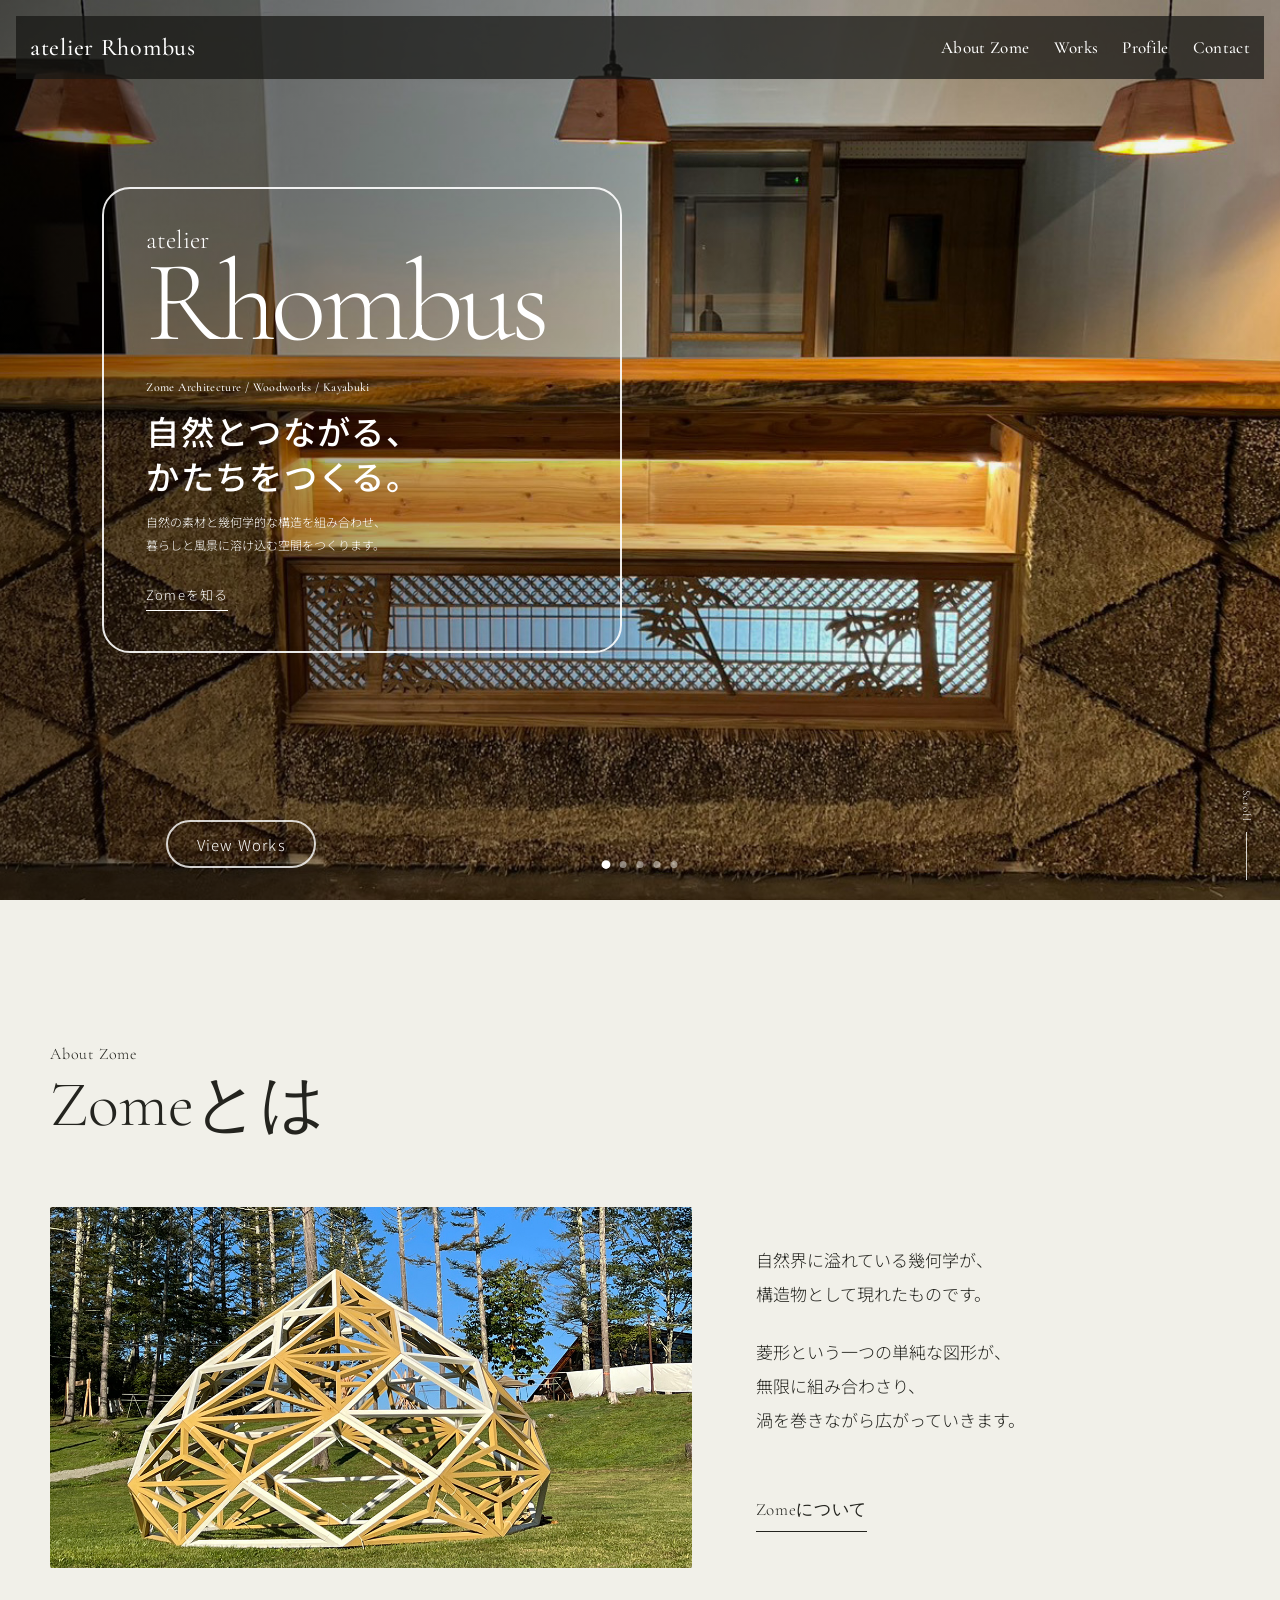
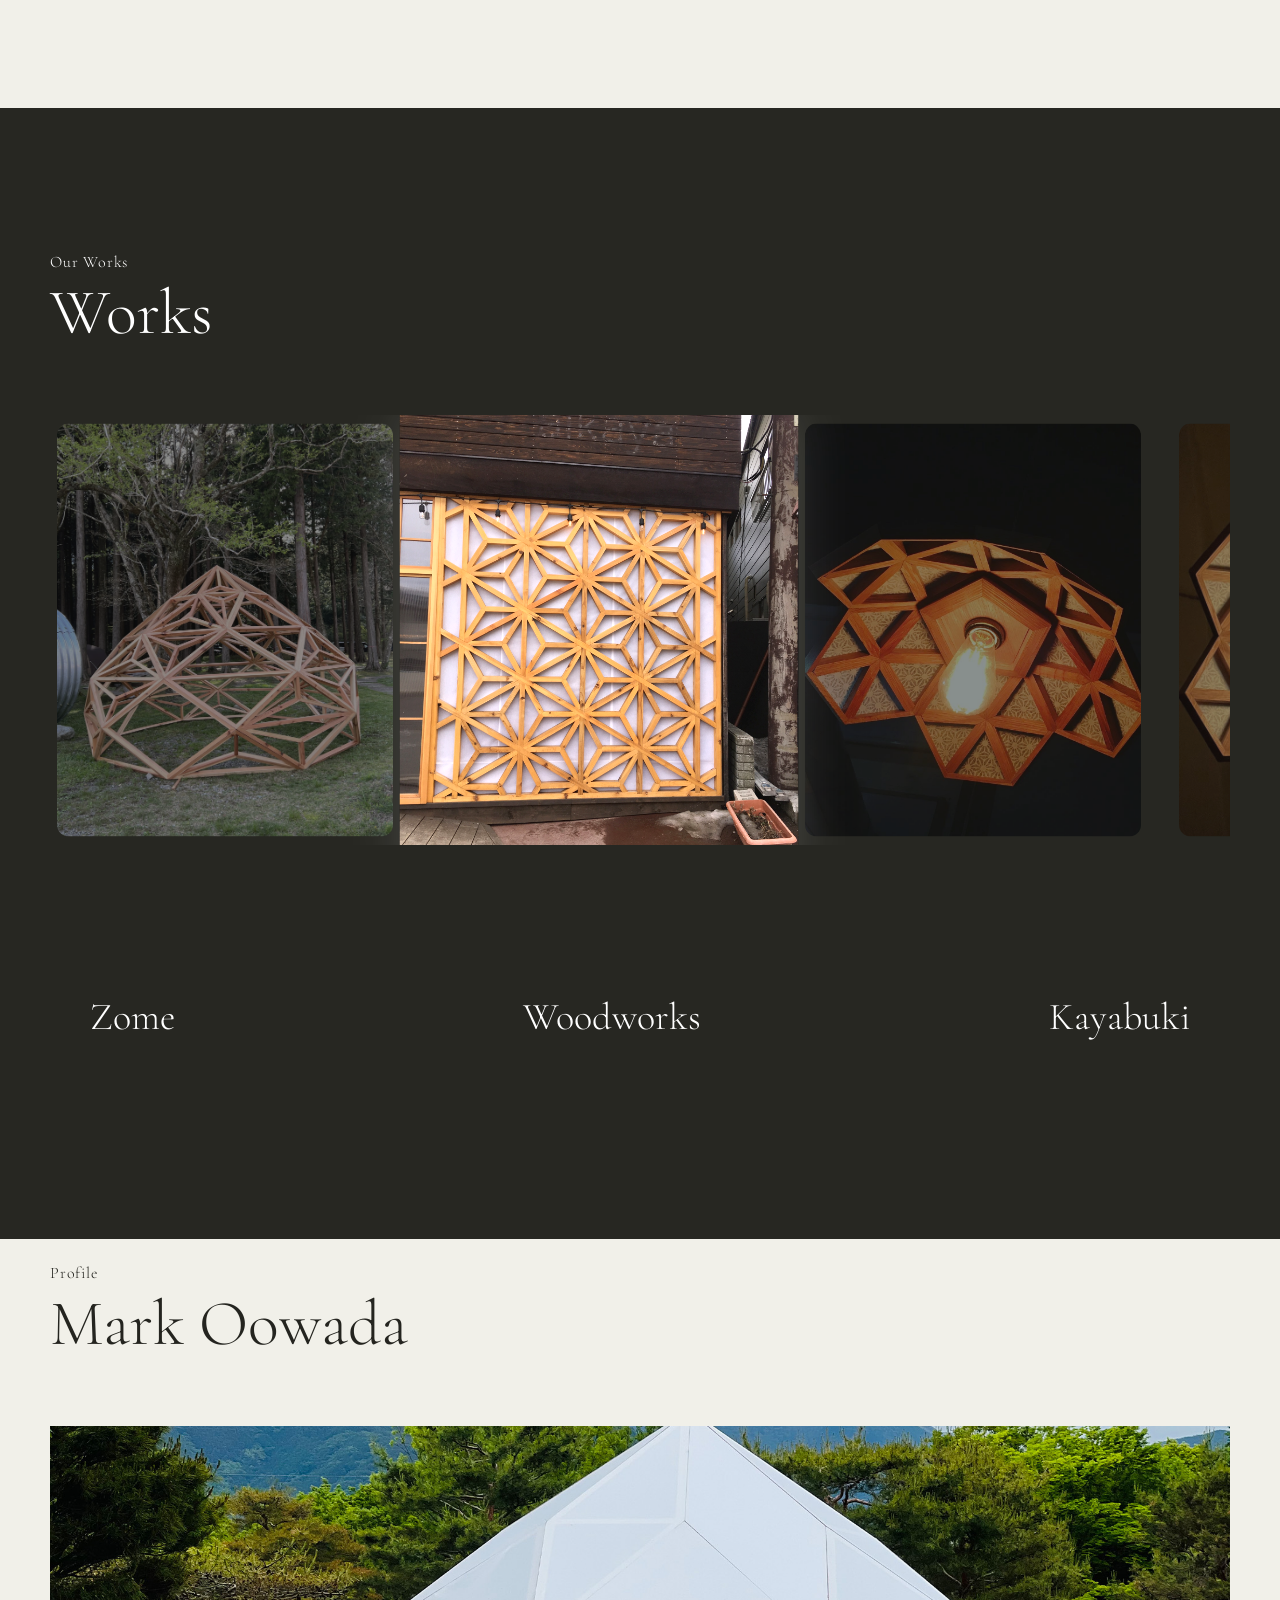
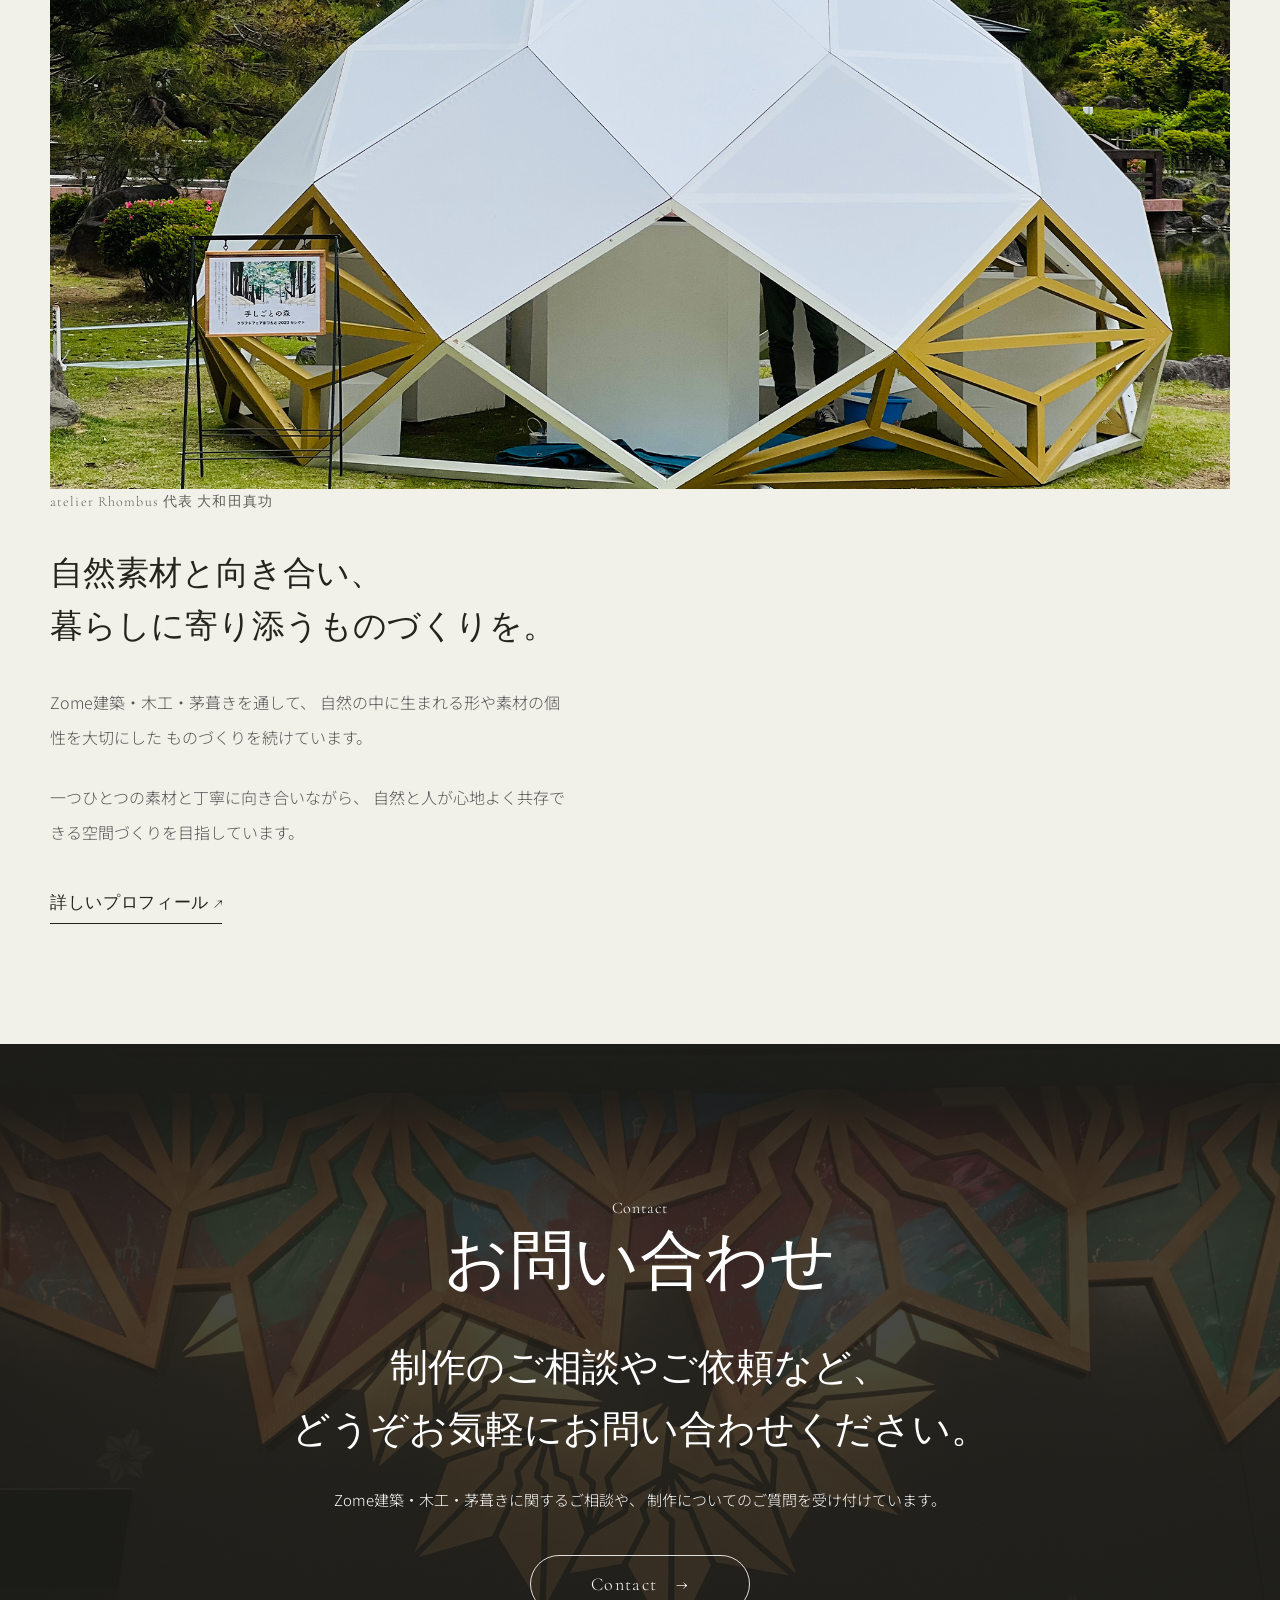
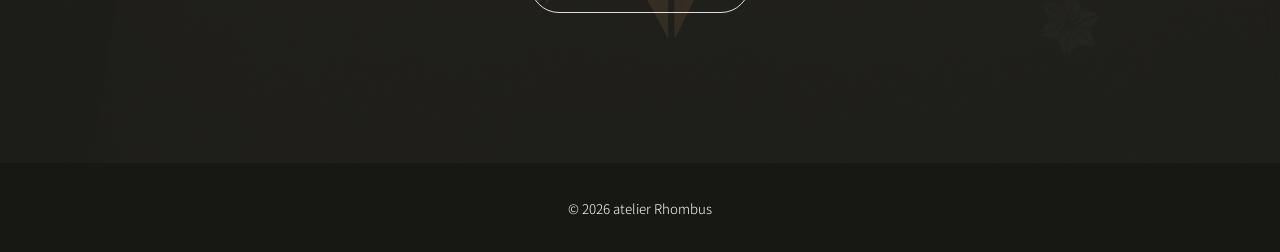
<file: index.html>
<!DOCTYPE html>
<html lang="ja">
<head>
  <meta charset="UTF-8">

  <meta
    name="viewport"
    content="width=device-width, initial-scale=1.0"
  >

  <meta
  name="description"
  content="atelier Rhombusは、Zome建築・木工・茅葺きを通して、自然と人が調和するものづくりを行っています。"
>

  <title>atelier Rhombus | Zome建築・木工・茅葺き</title>

  <link rel="icon" type="image/png" href="images/favicon.png">
  <link rel="preconnect" href="https://fonts.googleapis.com">
  <link rel="preconnect" href="https://fonts.gstatic.com" crossorigin>

  <link
    href="https://fonts.googleapis.com/css2?family=Cormorant+Garamond:wght@300;400;500&family=Noto+Sans+JP:wght@300;400;500&display=swap"
    rel="stylesheet"
  >

  <link rel="stylesheet" href="css/style.css">
</head>

<body>

  <header class="header">

    <a class="header-logo" href="#top">
      atelier Rhombus
    </a>

    <button
      class="menu-button"
      type="button"
      aria-label="メニューを開く"
      aria-expanded="false"
      aria-controls="global-nav"
    >
      <span></span>
      <span></span>
      <span></span>
    </button>

    <nav
      class="global-nav"
      id="global-nav"
      aria-label="メインナビゲーション"
    >
      <ul>
          <li><a href="index.html#zome">About Zome</a></li>
<li><a href="index.html#works">Works</a></li>
          <li><a href="profile.html">Profile</a></li>
          <li><a href="contact.html">Contact</a></li>
      </ul>
    </nav>

  </header>


  <main>

    <!-- Hero -->
    <section class="hero" id="top">

     <div class="hero-slides">

  <img
    class="hero-image is-active"
    src="images/top_slide_01.jpg"
    alt="茅葺什器"
  >

  <img
    class="hero-image"
    src="images/top_slide_02.jpg"
    alt="緑の照明"
  >

  <img
    class="hero-image"
    src="images/top_slide_03.jpg"
    alt="室内に展示されたZome"
  >

  <img
    class="hero-image"
    src="images/top_slide_04.jpg"
    alt="atelier Rhombusの木工作品"
  >

  <img
    class="hero-image"
    src="images/top_slide_05.jpg"
    alt="木を使った装飾作品"
  >

</div>
       <div class="hero-dots" aria-hidden="true">
  <span class="hero-dot is-active"></span>
  <span class="hero-dot"></span>
  <span class="hero-dot"></span>
  <span class="hero-dot"></span>
  <span class="hero-dot"></span>
</div>
      <div class="hero-overlay"></div>

      <div class="hero-content">

        <div class="hero-copy">

          <p class="hero-small-title">
            atelier
          </p>

          <h1 class="hero-title">
            Rhombus
          </h1>

          <p class="hero-category">
            Zome Architecture / Woodworks / Kayabuki
          </p>

          <p class="hero-catch">
            自然とつながる、<br>
            かたちをつくる。
          </p>

          <p class="hero-description">
            自然の素材と幾何学的な構造を組み合わせ、<br>
            暮らしと風景に溶け込む空間をつくります。
          </p>

          <a class="hero-link" href="#zome">
            Zomeを知る
          </a>

        </div>

      </div>

      <a class="photo-link" href="#works">
        View Works
      </a>

      <div class="scroll">
        <span>Scroll</span>
        <span class="scroll-line"></span>
      </div>

    </section>


    <!-- Zomeとは -->
    <section class="zome-section" id="zome">

      <div class="section-inner">

        <div class="zome-heading fade-up">

          <p class="section-label">
            About Zome
          </p>

          <h2 class="section-title">
            Zomeとは
          </h2>

        </div>

        <div class="zome-content">

          <div class="zome-image-wrap fade-up">

            <img
              class="zome-image"
              src="images/about-zome.jpg"
              alt="atelier Rhombusが制作するZome建築"
            >

          </div>

          <div class="zome-text fade-up">
  <p>
  自然界に溢れている幾何学が、<br>
  構造物として現れたものです。
</p>

<p>
  菱形という一つの単純な図形が、<br>
  無限に組み合わさり、<br>
  渦を巻きながら広がっていきます。
</p>

  <a class="text-link" href="zome.html">
    Zomeについて
  </a>
</div>

        </div>

      </div>

    </section>


    <!-- Works -->
    <section class="works-section" id="works">

      <div class="section-inner">

        <p class="section-label fade-up">
          Our Works
        </p>

        <h2 class="section-title fade-up">
          Works
        </h2>

          <div class="works-marquee">

  <div class="works-track">

  <img src="images/work-slide-01.jpg" alt="">
  <img src="images/work-slide-02.jpg" alt="">
  <img src="images/work-slide-03.jpg" alt="">
  <img src="images/work-slide-04.jpg" alt="">
  <img src="images/work-slide-05.jpg" alt="">
  <img src="images/work-slide-06.jpg" alt="">
  <img src="images/work-slide-07.jpg" alt="">
  <img src="images/work-slide-08.jpg" alt="">
  <img src="images/work-slide-09.jpg" alt="">

  <!-- 無限ループ用 -->
  <img src="images/work-slide-01.jpg" alt="">
  <img src="images/work-slide-02.jpg" alt="">
  <img src="images/work-slide-03.jpg" alt="">
  <img src="images/work-slide-04.jpg" alt="">
  <img src="images/work-slide-05.jpg" alt="">
  <img src="images/work-slide-06.jpg" alt="">
  <img src="images/work-slide-07.jpg" alt="">
  <img src="images/work-slide-08.jpg" alt="">
  <img src="images/work-slide-09.jpg" alt="">

</div>
    </div> <!-- works-track -->

  </div> <!-- works-marquee -->

</div> <!-- section-inner -->
<div class="works-links">
  <a href="zome.html" class="works-link">
  <span>Zome</span>
</a>

<a href="woodworks.html" class="works-link">
  <span>Woodworks</span>
</a>

<a href="kayabuki.html" class="works-link">
  <span>Kayabuki</span>
</a>
</div>
</section>


    <!-- Profile -->
<section class="profile-section" id="profile">

  <div class="section-inner">

    <div class="profile-heading fade-up">

      <p class="section-label">
        Profile
      </p>

      <h2 class="section-title">
        Mark Oowada
      </h2>

    </div>

    <div class="profile-content">

      <div class="profile-image-wrap fade-up">

        <img
          class="profile-image"
          src="images/hero-main.jpg"
          alt="atelier Rhombus代表 大和田真功"
        >

      </div>

      <div class="profile-body fade-up">

        <p class="profile-role">
          atelier Rhombus 代表  大和田真功
        </p>
        <p class="profile-lead">
          自然素材と向き合い、<br>
          暮らしに寄り添うものづくりを。
        </p>

        <p class="profile-text">
          Zome建築・木工・茅葺きを通して、
          自然の中に生まれる形や素材の個性を大切にした
          ものづくりを続けています。
        </p>

        <p class="profile-text">
          一つひとつの素材と丁寧に向き合いながら、
          自然と人が心地よく共存できる空間づくりを目指しています。
        </p>

        <a class="text-link" href="profile.html">
          詳しいプロフィール ↗
        </a>

      </div>

    </div>

  </div>

</section>


    <!-- Contact -->
    <section class="contact-section" id="contact">

      <div class="section-inner narrow fade-up">

        <p class="section-label">
          Contact
        </p>

        <h2 class="section-title">
          お問い合わせ
        </h2>

        <p class="contact-lead">
          制作のご相談やご依頼など、<br>
          どうぞお気軽にお問い合わせください。
        </p>

        <p class="contact-text">
          Zome建築・木工・茅葺きに関するご相談や、
          制作についてのご質問を受け付けています。
        </p>

        <a class="contact-button" href="contact.html">
         Contact
        <span aria-hidden="true">→</span>
        </a>

      </div>

    </section>

  </main>


  <footer class="footer">

    <p>
      <small>&copy; 2026 atelier Rhombus</small>
    </p>

  </footer>


  <script>
    const menuButton = document.querySelector(".menu-button");
    const globalNav = document.querySelector(".global-nav");
    const navLinks = document.querySelectorAll(".global-nav a");

    if (menuButton && globalNav) {
      menuButton.addEventListener("click", () => {
        const isOpen =
          menuButton.getAttribute("aria-expanded") === "true";

        menuButton.setAttribute(
          "aria-expanded",
          String(!isOpen)
        );

        globalNav.classList.toggle("is-open");
        menuButton.classList.toggle("is-open");
      });
    }

    navLinks.forEach((link) => {
      link.addEventListener("click", () => {
        menuButton?.setAttribute(
          "aria-expanded",
          "false"
        );

        globalNav?.classList.remove("is-open");
        menuButton?.classList.remove("is-open");
      });
    });


    const fadeElements =
      document.querySelectorAll(".fade-up");

    const fadeObserver = new IntersectionObserver(
      (entries, observer) => {
        entries.forEach((entry) => {
          if (entry.isIntersecting) {
            entry.target.classList.add("is-visible");
            observer.unobserve(entry.target);
          }
        });
      },
      {
        threshold: 0.15,
      }
    );

    fadeElements.forEach((element) => {
      fadeObserver.observe(element);
    });const header = document.querySelector(".header");

const darkHeaderSections = [
  document.querySelector("#zome"),
  document.querySelector("#profile"),
  document.querySelector("#contact")
].filter(Boolean);

const updateHeaderColor = () => {
  const headerY = 120;

  const shouldBeDark = darkHeaderSections.some((section) => {
    const rect = section.getBoundingClientRect();

    return rect.top <= headerY && rect.bottom >= headerY;
  });

  header?.classList.toggle("is-dark", shouldBeDark);
};

window.addEventListener("scroll", updateHeaderColor);
window.addEventListener("resize", updateHeaderColor);

updateHeaderColor();

const heroImages = document.querySelectorAll(".hero-image");
const heroDots = document.querySelectorAll(".hero-dot");

let currentHeroIndex = 0;

if (heroImages.length > 1) {
  setInterval(() => {
    heroImages[currentHeroIndex].classList.remove("is-active");
    heroDots[currentHeroIndex]?.classList.remove("is-active");

    currentHeroIndex =
      (currentHeroIndex + 1) % heroImages.length;

    heroImages[currentHeroIndex].classList.add("is-active");
    heroDots[currentHeroIndex]?.classList.add("is-active");
  }, 5000);
}
const workImages = document.querySelectorAll(".works-track img");

const updateWorkFocus = () => {
  const screenCenter = window.innerWidth / 2;

  let closestImage = null;
  let closestDistance = Infinity;

  workImages.forEach((img) => {
    const rect = img.getBoundingClientRect();
    const imageCenter = rect.left + rect.width / 2;
    const distance = Math.abs(screenCenter - imageCenter);

    if (distance < closestDistance) {
      closestDistance = distance;
      closestImage = img;
    }
  });

  workImages.forEach((img) => {
    img.classList.toggle("is-focus", img === closestImage);
  });

  requestAnimationFrame(updateWorkFocus);
};

updateWorkFocus();
  </script>

</body>
</html>
</file>
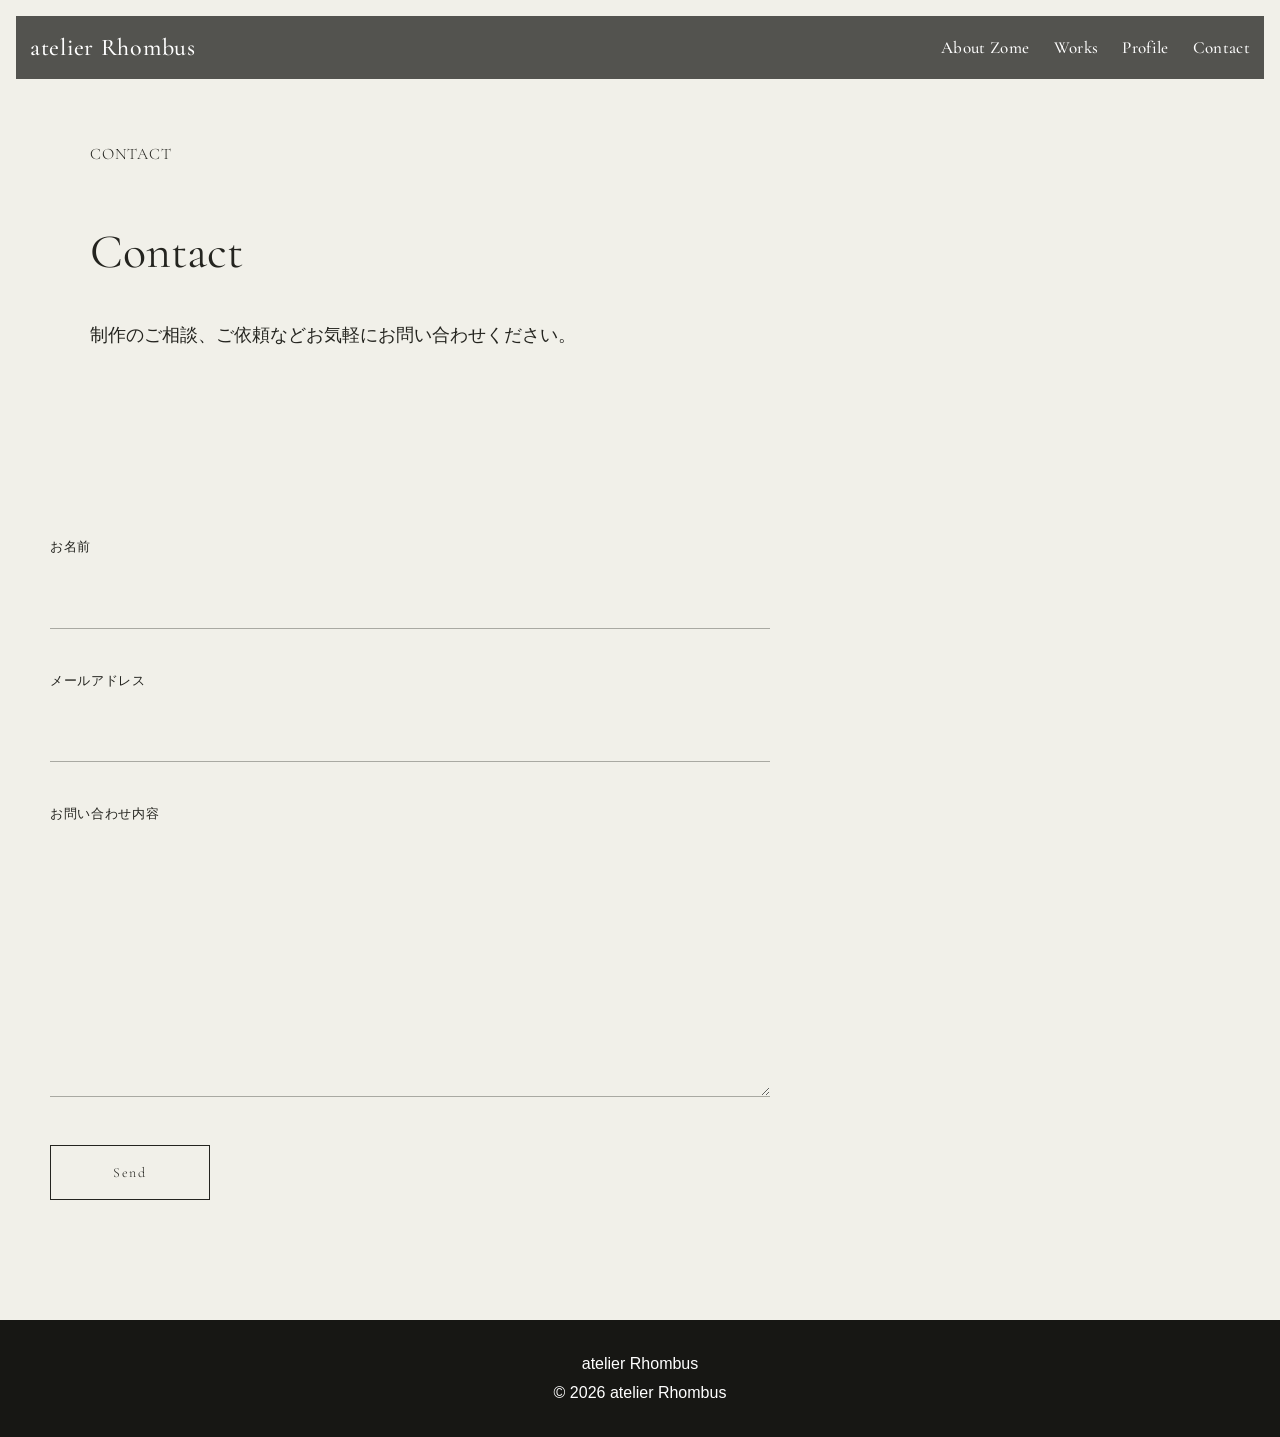
<file: contact.html>
<!DOCTYPE html>
<html lang="ja">
<head>
  <meta charset="UTF-8">

  <meta
    name="viewport"
    content="width=device-width, initial-scale=1.0"
  >

  <meta
    name="description"
    content="atelier Rhombusへのお問い合わせはこちらから。"
  >

  <title>Contact | atelier Rhombus</title>

  <link rel="icon" type="image/png" href="images/favicon.png">

  <link rel="preconnect" href="https://fonts.googleapis.com">
  <link rel="preconnect" href="https://fonts.gstatic.com" crossorigin>

  <link
    href="https://fonts.googleapis.com/css2?family=Cormorant+Garamond:wght@300;400;500&family=Noto+Serif+JP:wght@300;400;500&display=swap"
    rel="stylesheet"
  >

  <link rel="stylesheet" href="css/style.css">
</head>

<body>

  <!-- Header -->
  <!-- Header -->
<header class="header">

  <a class="header-logo" href="index.html">
    atelier Rhombus
  </a>

  <button
    class="menu-button"
    type="button"
    aria-label="メニューを開く"
    aria-expanded="false"
    aria-controls="global-nav"
  >
    <span></span>
    <span></span>
    <span></span>
  </button>

  <nav
    class="global-nav"
    id="global-nav"
    aria-label="メインナビゲーション"
  >
    <ul>
      <li><a href="index.html#zome">About Zome</a></li>
      <li><a href="index.html#works">Works</a></li>
      <li><a href="profile.html">Profile</a></li>
      <li><a href="contact.html">Contact</a></li>
    </ul>
  </nav>

</header>


  <main>

    <!-- Contact Intro -->
    <section class="zome-intro">
      <div class="section-inner">

        <p class="section-label">
          CONTACT
        </p>

        <h1>
          Contact
        </h1>

        <p class="zome-lead">
          制作のご相談、ご依頼などお気軽にお問い合わせください。
        </p>

      </div>
    </section>


    <!-- Contact Form -->
    <section class="contact-section contact-page">
      <div class="section-inner">

        <form
         class="contact-form"
         action="https://formspree.io/f/xdenbwvn"
         method="POST"
>

          <div class="form-group">
            <label for="name">お名前</label>
            <input
              type="text"
              id="name"
              name="name"
              required
            >
          </div>

          <div class="form-group">
            <label for="email">メールアドレス</label>
            <input
              type="email"
              id="email"
              name="email"
              required
            >
          </div>

          <div class="form-group">
            <label for="message">お問い合わせ内容</label>
            <textarea
              id="message"
              name="message"
              rows="8"
              required
            ></textarea>
          </div>

          <div class="form-submit">
            <button type="submit">
              Send
            </button>
          </div>

        </form>

      </div>
    </section>

  </main>


  <!-- Footer -->
  <footer class="footer">
    <div class="section-inner">

      <p class="footer-logo">
        atelier Rhombus
      </p>

      <p class="footer-copy">
        &copy; 2026 atelier Rhombus
      </p>

    </div>
  </footer>
<script>
  const menuButton = document.querySelector(".menu-button");
  const globalNav = document.querySelector(".global-nav");

  menuButton.addEventListener("click", () => {
    menuButton.classList.toggle("is-open");
    globalNav.classList.toggle("is-open");

    const isOpen = menuButton.classList.contains("is-open");
    menuButton.setAttribute("aria-expanded", isOpen);
  });
</script>
</body>
</html>
</file>
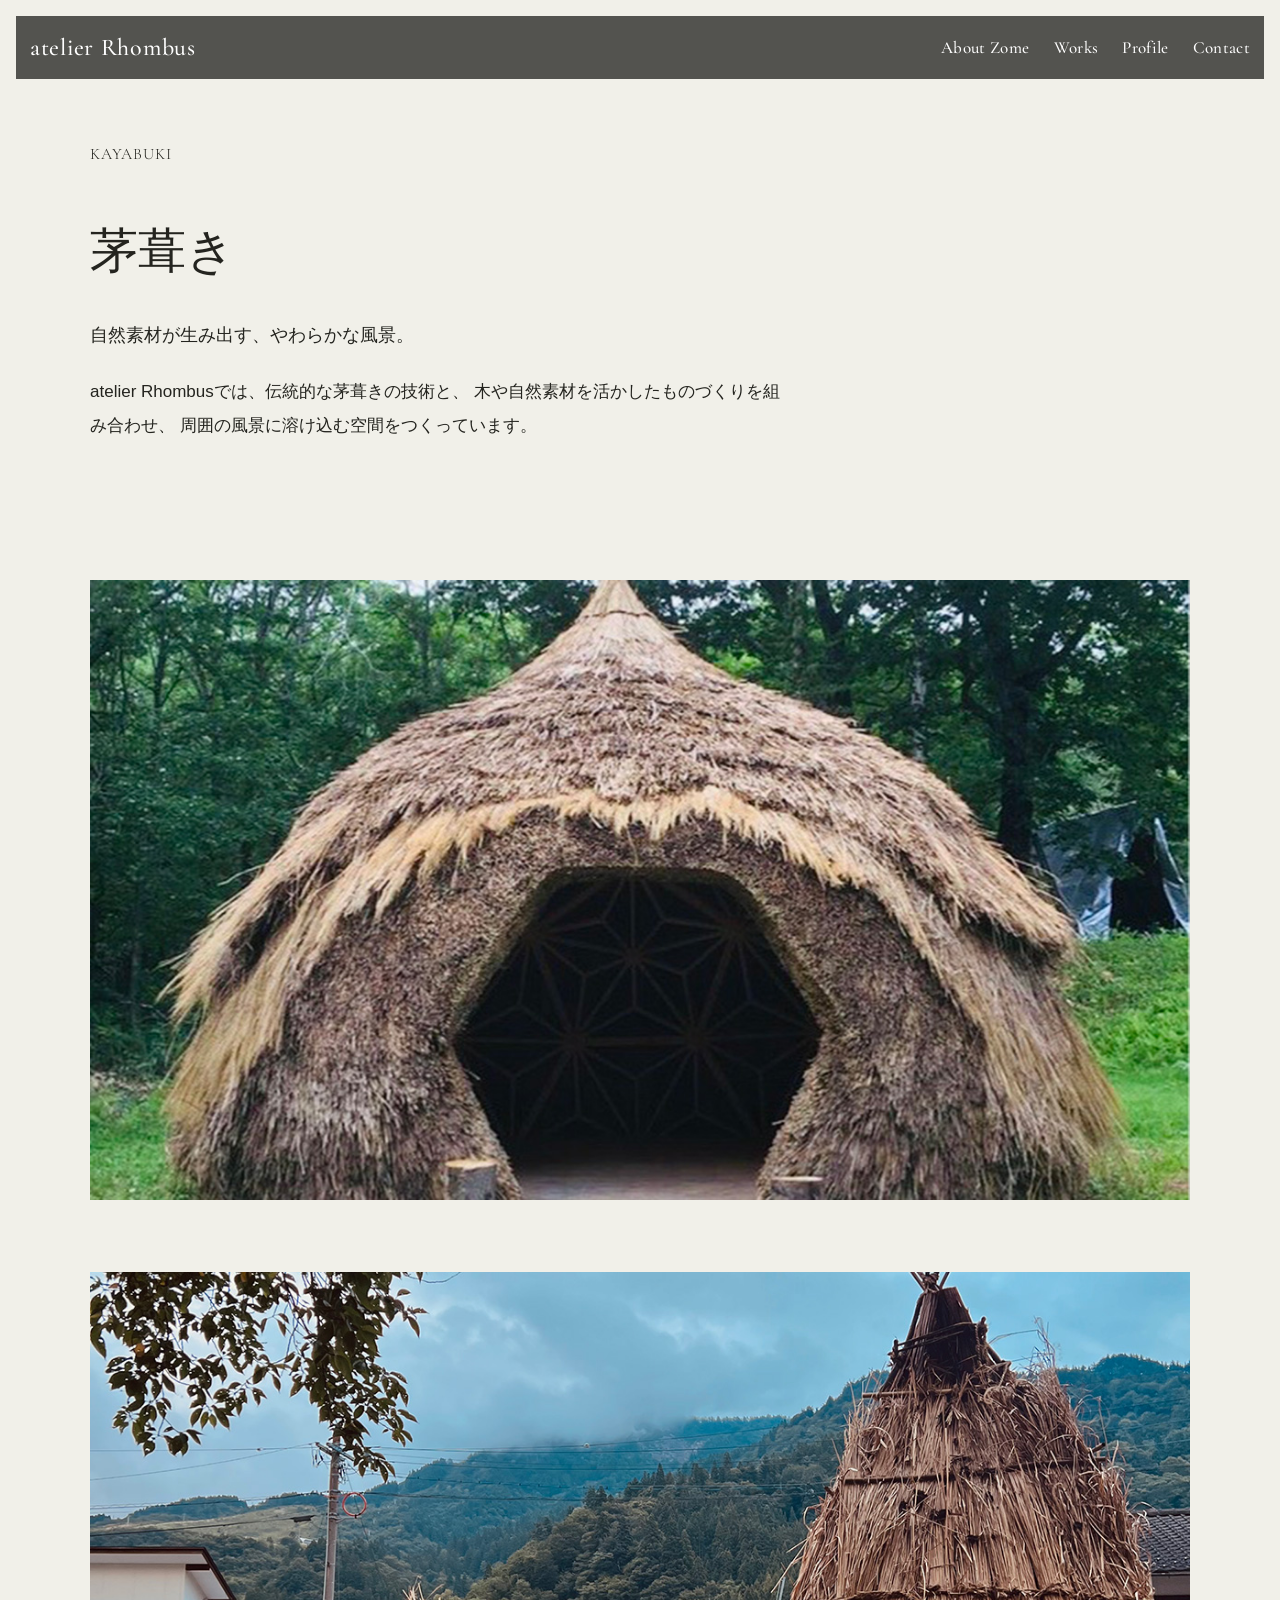
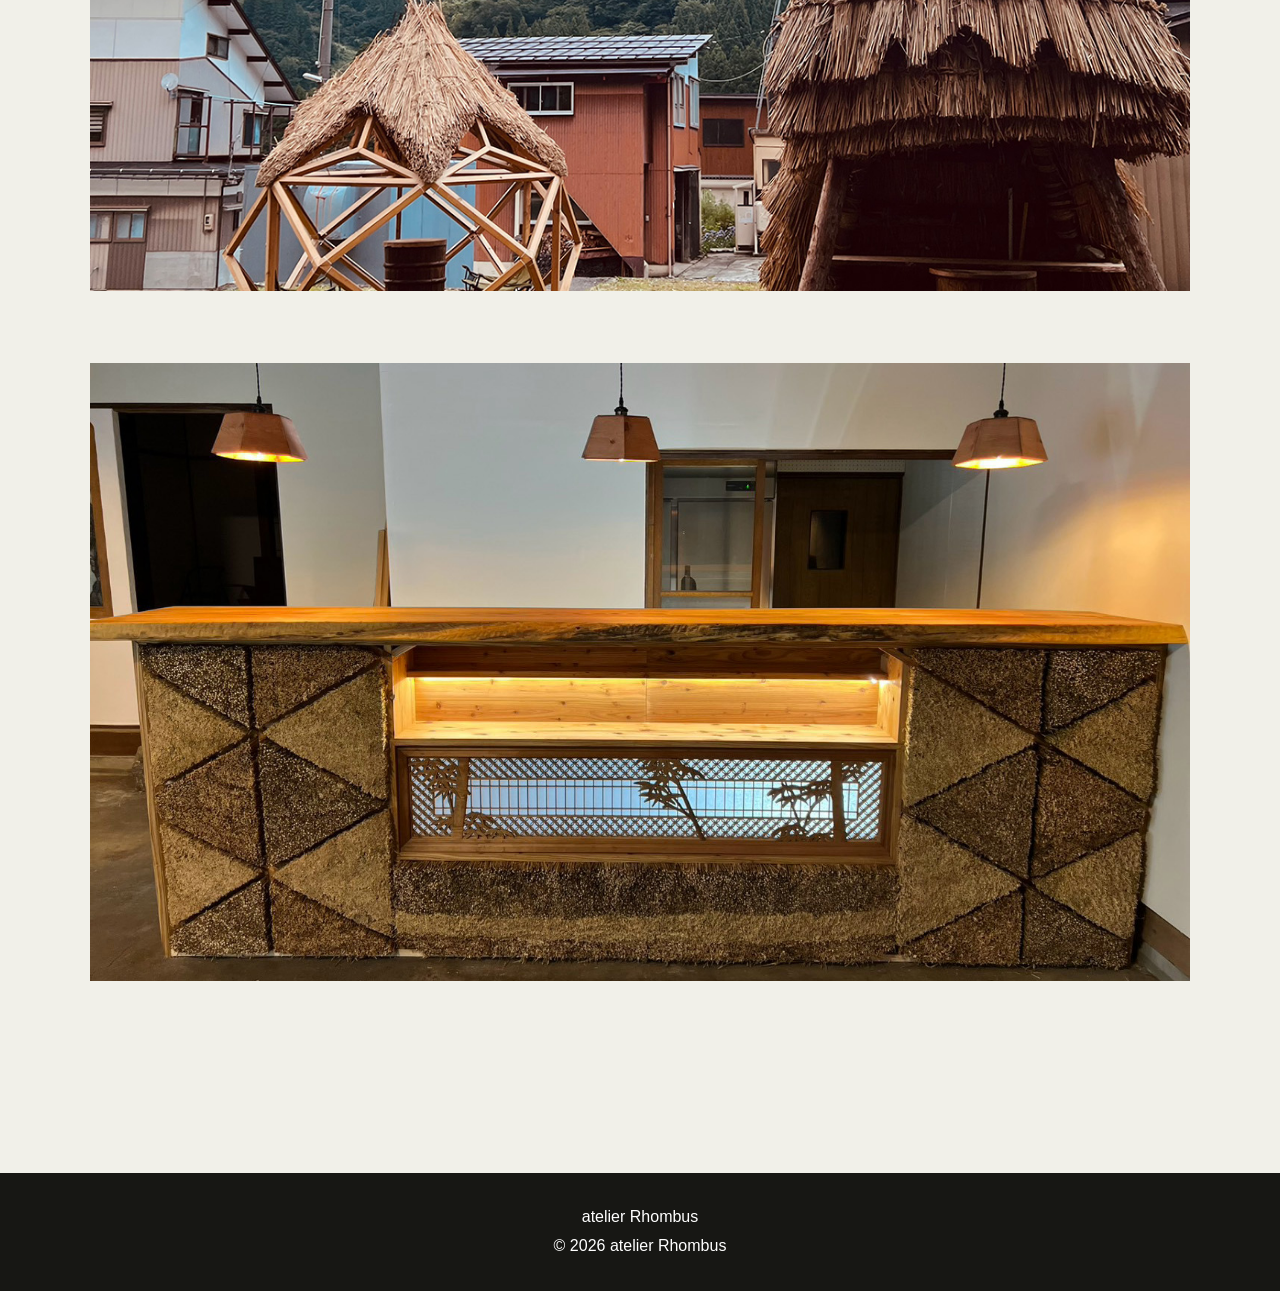
<file: kayabuki.html>
<!DOCTYPE html>
<html lang="ja">
<head>
  <meta charset="UTF-8">

  <meta
    name="viewport"
    content="width=device-width, initial-scale=1.0"
  >

  <meta
    name="description"
    content="atelier Rhombusの茅葺き作品をご紹介します。"
  >

  <title>Kayabuki | atelier Rhombus</title>

  <link rel="icon" type="image/png" href="images/favicon.png">

  <link rel="preconnect" href="https://fonts.googleapis.com">
  <link rel="preconnect" href="https://fonts.gstatic.com" crossorigin>

  <link
    href="https://fonts.googleapis.com/css2?family=Cormorant+Garamond:wght@300;400;500&family=Noto+Serif+JP:wght@300;400;500&display=swap"
    rel="stylesheet"
  >

  <link rel="stylesheet" href="css/style.css">
</head>

<body>

  <!-- Header -->
  <header class="header">

    <a class="header-logo" href="index.html">
  atelier Rhombus
</a>

    <button
      class="menu-button"
      type="button"
      aria-label="メニューを開く"
      aria-expanded="false"
      aria-controls="global-nav"
    >
      <span></span>
      <span></span>
      <span></span>
    </button>

    <nav
      class="global-nav"
      id="global-nav"
      aria-label="メインナビゲーション"
    >
      <ul>
       <li><a href="index.html#zome">About Zome</a></li>
       <li><a href="index.html#works">Works</a></li>
       <li><a href="profile.html">Profile</a></li>
       <li><a href="contact.html">Contact</a></li>
     </ul>
    </nav>

  </header>


  <main>

    <!-- Kayabuki Intro -->
    <section class="zome-intro">
      <div class="section-inner">

        <p class="section-label">
          KAYABUKI
        </p>

        <h1>
          茅葺き
        </h1>

        <p class="zome-lead">
          自然素材が生み出す、やわらかな風景。
        </p>

        <p class="zome-text">
          atelier Rhombusでは、伝統的な茅葺きの技術と、
          木や自然素材を活かしたものづくりを組み合わせ、
          周囲の風景に溶け込む空間をつくっています。
        </p>

      </div>
    </section>


    <!-- Kayabuki Gallery -->
    <section class="zome-gallery">
      <div class="section-inner">

        <!-- 01 茅葺きZome -->
        <div class="gallery-wide">
          <img
            src="images/kayabuki/kayabuki1.jpg"
            alt="茅葺きで仕上げられたZome建築"
          >
        </div>


        <!-- 02 茅葺きとZome -->
        <div class="gallery-wide">
          <img
            src="images/kayabuki/kayabuki2.jpg"
            alt="茅葺き建築と木組みのZome"
          >
        </div>

        <!-- 03 店舗什器（茅葺を取り入れた） -->
        <div class="gallery-wide">
          <img
            src="images/kayabuki/kayabuki3.jpg"
            alt="茅葺を取り入れた店舗什器"
          >
        </div>

      </div>
    </section>

  </main>


  <!-- Footer -->
  <footer class="footer">
    <div class="section-inner">

      <p class="footer-logo">
        atelier Rhombus
      </p>

      <p class="footer-copy">
        &copy; 2026 atelier Rhombus
      </p>

    </div>
  </footer>
<script>
  const menuButton = document.querySelector(".menu-button");
  const globalNav = document.querySelector(".global-nav");

  menuButton.addEventListener("click", () => {
    menuButton.classList.toggle("is-open");
    globalNav.classList.toggle("is-open");

    const isOpen = menuButton.classList.contains("is-open");
    menuButton.setAttribute("aria-expanded", isOpen);
  });
</script>
</body>
</html>
</file>
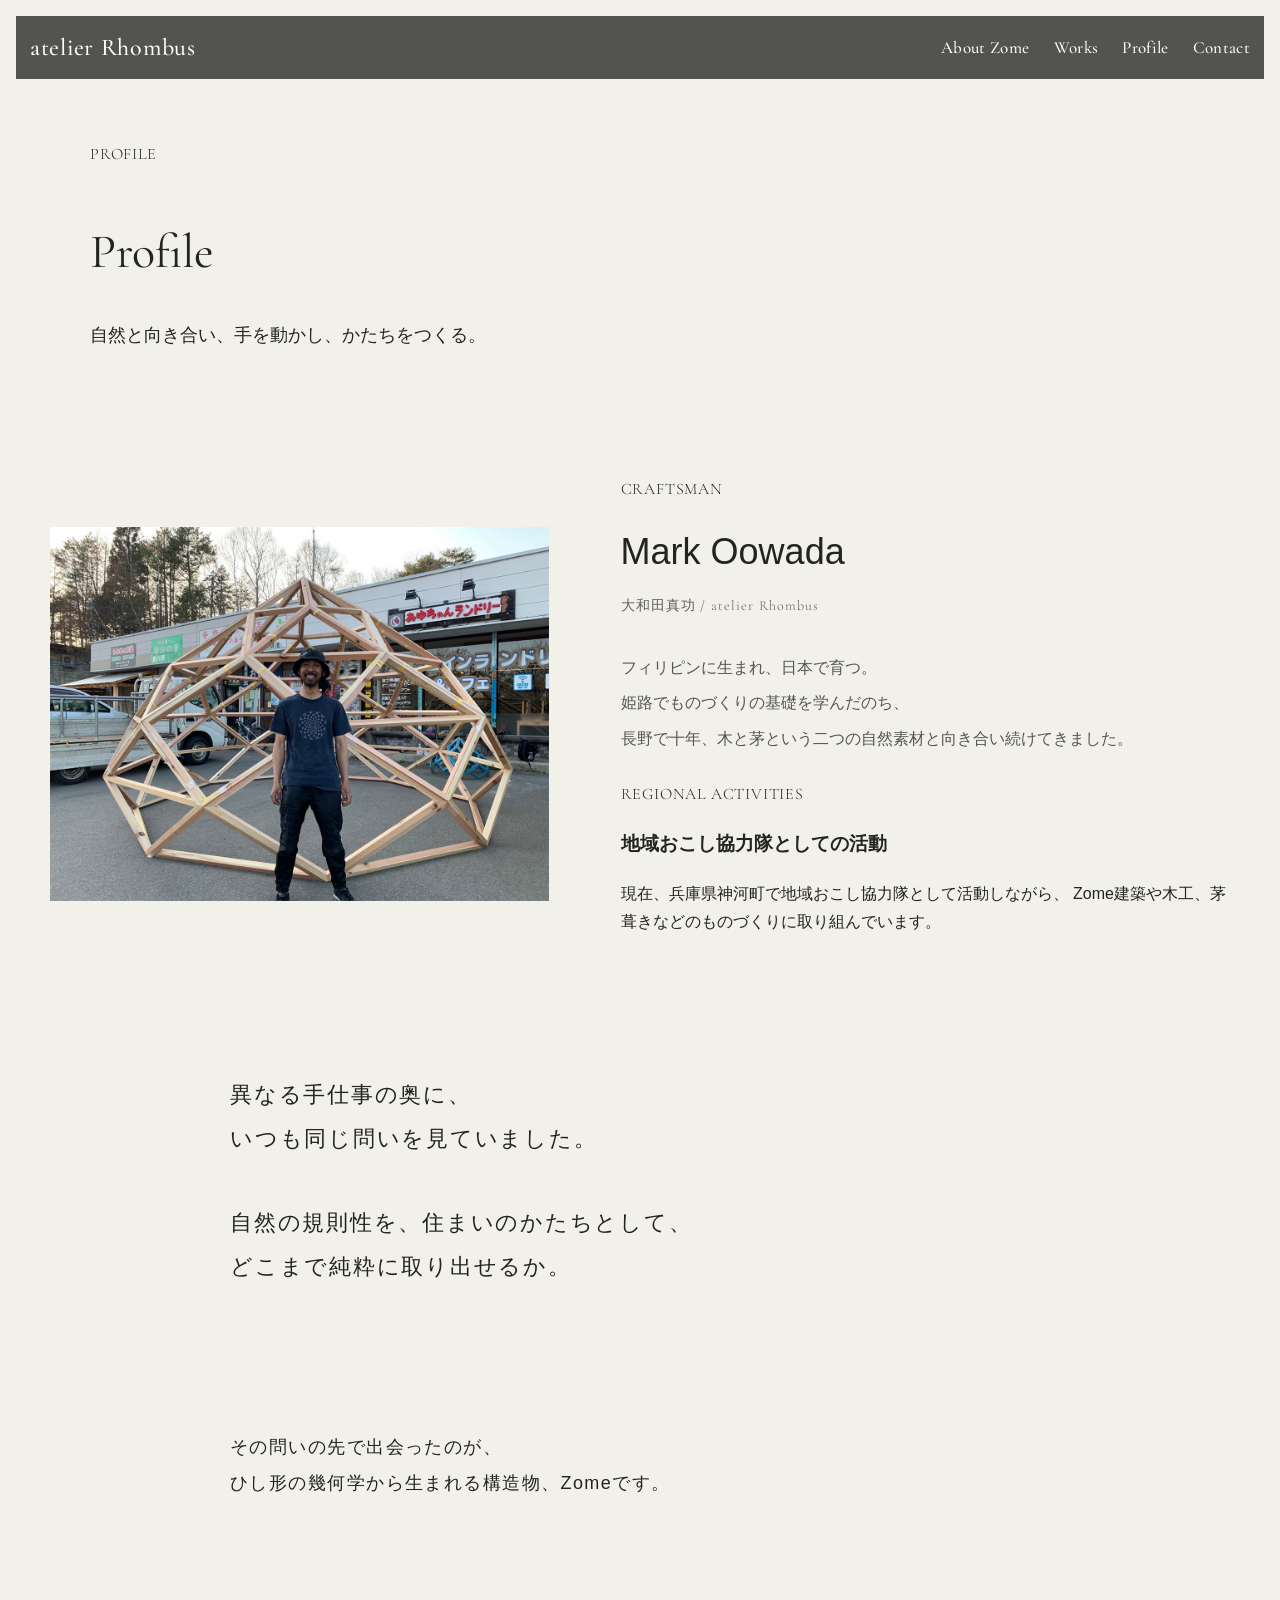
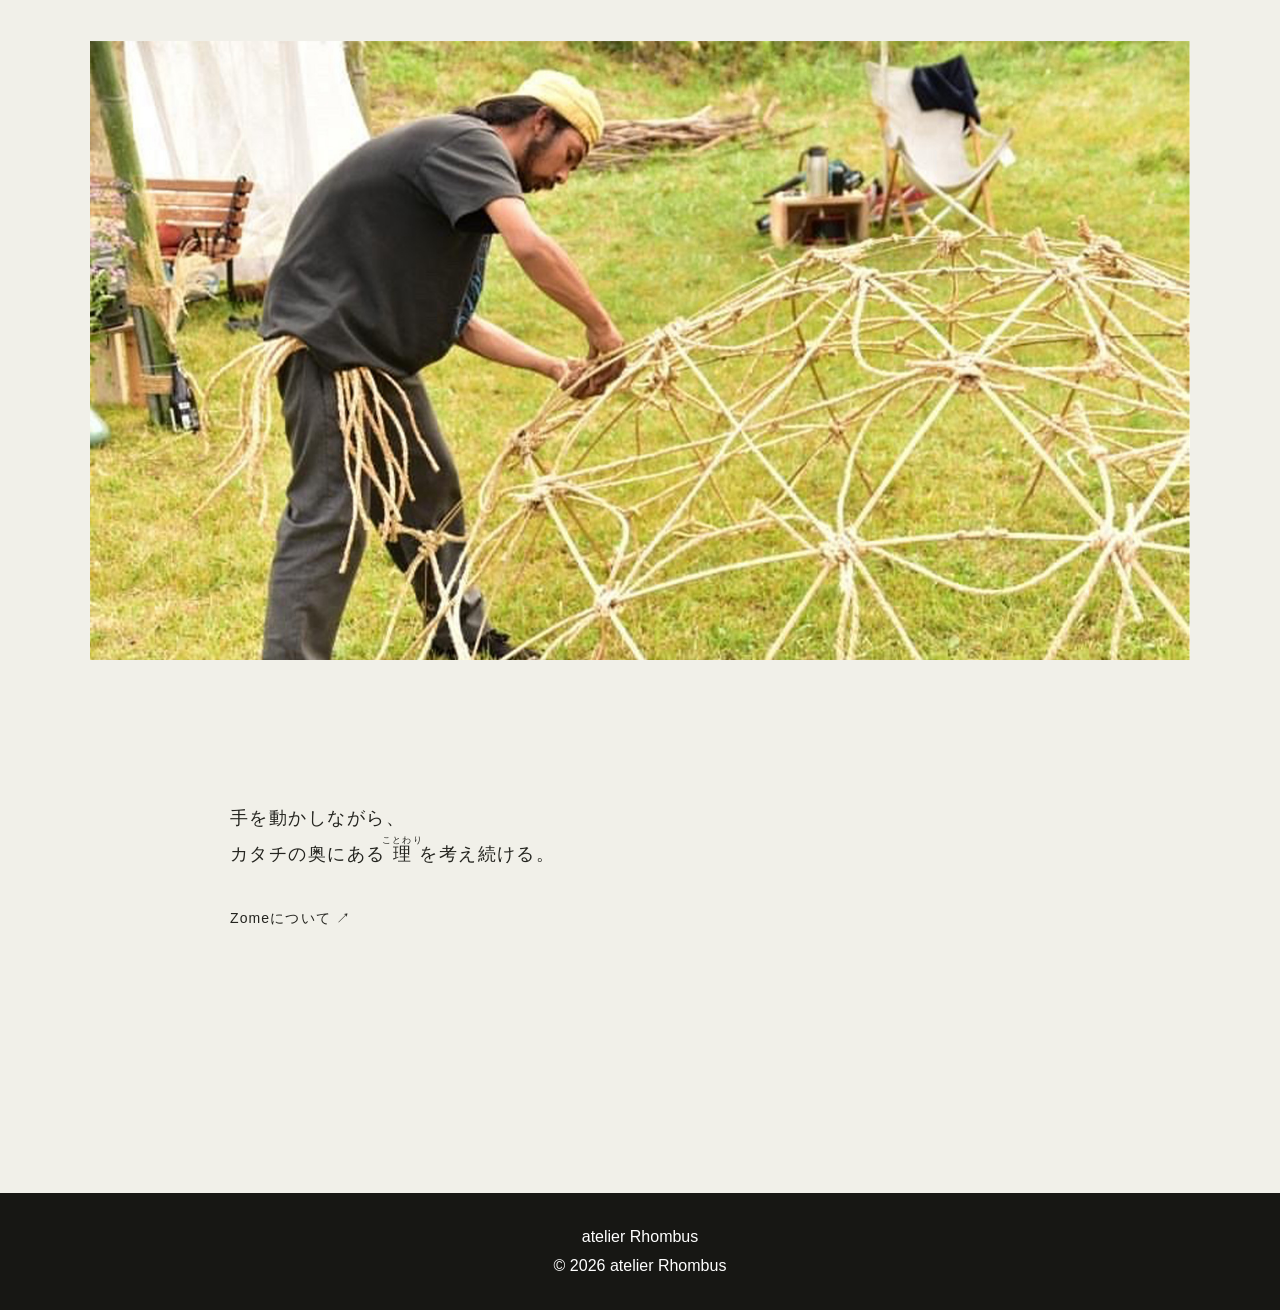
<file: profile.html>
<!DOCTYPE html>
<html lang="ja">
<head>
  <meta charset="UTF-8">

  <meta
    name="viewport"
    content="width=device-width, initial-scale=1.0"
  >

  <meta
    name="description"
    content="atelier Rhombusの職人をご紹介します。"
  >

  <title>Profile | atelier Rhombus</title>

  <link rel="icon" type="image/png" href="images/favicon.png">

  <link rel="preconnect" href="https://fonts.googleapis.com">
  <link rel="preconnect" href="https://fonts.gstatic.com" crossorigin>

  <link
    href="https://fonts.googleapis.com/css2?family=Cormorant+Garamond:wght@300;400;500&family=Noto+Serif+JP:wght@300;400;500&display=swap"
    rel="stylesheet"
  >

  <link rel="stylesheet" href="css/style.css">
</head>

<body>

  <!-- Header -->
<header class="header">

  <a class="header-logo" href="index.html">
    atelier Rhombus
  </a>

  <button
    class="menu-button"
    type="button"
    aria-label="メニューを開く"
    aria-expanded="false"
    aria-controls="global-nav"
  >
    <span></span>
    <span></span>
    <span></span>
  </button>

  <nav
  class="global-nav"
  id="global-nav"
  aria-label="メインナビゲーション"
>
  <ul>
    <li><a href="index.html#zome">About Zome</a></li>
    <li><a href="index.html#works">Works</a></li>
    <li><a href="profile.html">Profile</a></li>
    <li><a href="contact.html">Contact</a></li>
  </ul>
</nav>

</header>


  <main>

    <!-- Profile Intro -->
    <section class="zome-intro">
      <div class="section-inner">

        <p class="section-label">
          PROFILE
        </p>

        <h1>
          Profile
        </h1>

        <p class="zome-lead">
          自然と向き合い、手を動かし、かたちをつくる。
        </p>

      </div>
    </section>


    <!-- Craftsman -->
    <section class="profile-section">
      <div class="section-inner">

        <div class="profile-grid">

<div class="profile-image">
  <img
    src="images/profile/profile01.jpg"
    alt="Zome建築と大和田真功"
  >
</div>
 <div class="profile-content">
            <p class="section-label">
              CRAFTSMAN
            </p>

            <h2>
              Mark Oowada
            </h2>

            <p class="profile-role">
              大和田真功 / atelier Rhombus
            </p>

            <div class="profile-text">
             <p>
                フィリピンに生まれ、日本で育つ。<br>
                姫路でものづくりの基礎を学んだのち、<br>
                長野で十年、木と茅という二つの自然素材と向き合い続けてきました。
             </p>
</div>

              <div class="profile-activity">
  <p class="section-label">
    REGIONAL ACTIVITIES
  </p>

  <h3>
    地域おこし協力隊としての活動
  </h3>

  <p>
    現在、兵庫県神河町で地域おこし協力隊として活動しながら、
    Zome建築や木工、茅葺きなどのものづくりに取り組んでいます。
  </p>
</div>

            </div>

          </div>

        </div>

      </div>
      <div class="profile-philosophy">
  <p>
    異なる手仕事の奥に、<br>
    いつも同じ問いを見ていました。
  </p>

  <p>
    自然の規則性を、住まいのかたちとして、<br>
    どこまで純粋に取り出せるか。
  </p>
</div>
<div class="profile-zome">
  <p>
    その問いの先で出会ったのが、<br>
    ひし形の幾何学から生まれる構造物、Zomeです。
  </p>
</div>

<div class="profile-zome-image">
  <img
    src="images/profile02.jpg"
    alt="Zome制作に取り組む大和田真功"
  >
</div>
<div class="profile-closing">
  <p>
    手を動かしながら、<br>
    カタチの奥にある<ruby>理<rt>ことわり</rt></ruby>を考え続ける。
  </p>

  <a href="zome.html">Zomeについて ↗</a>
</div>
    </section>

  </main>


  <!-- Footer -->
  <footer class="footer">
    <div class="section-inner">

      <p class="footer-logo">
        atelier Rhombus
      </p>

      <p class="footer-copy">
        &copy; 2026 atelier Rhombus
      </p>

    </div>
  </footer>
<script>
  const menuButton = document.querySelector(".menu-button");
  const globalNav = document.querySelector(".global-nav");
  const navLinks = document.querySelectorAll(".global-nav a");

  menuButton.addEventListener("click", () => {
    menuButton.classList.toggle("is-open");
    globalNav.classList.toggle("is-open");

    const isOpen = menuButton.classList.contains("is-open");
    menuButton.setAttribute("aria-expanded", isOpen);
  });

  navLinks.forEach((link) => {
    link.addEventListener("click", () => {
      menuButton.classList.remove("is-open");
      globalNav.classList.remove("is-open");
      menuButton.setAttribute("aria-expanded", "false");
    });
  });
</script>
</body>
</html>
</file>
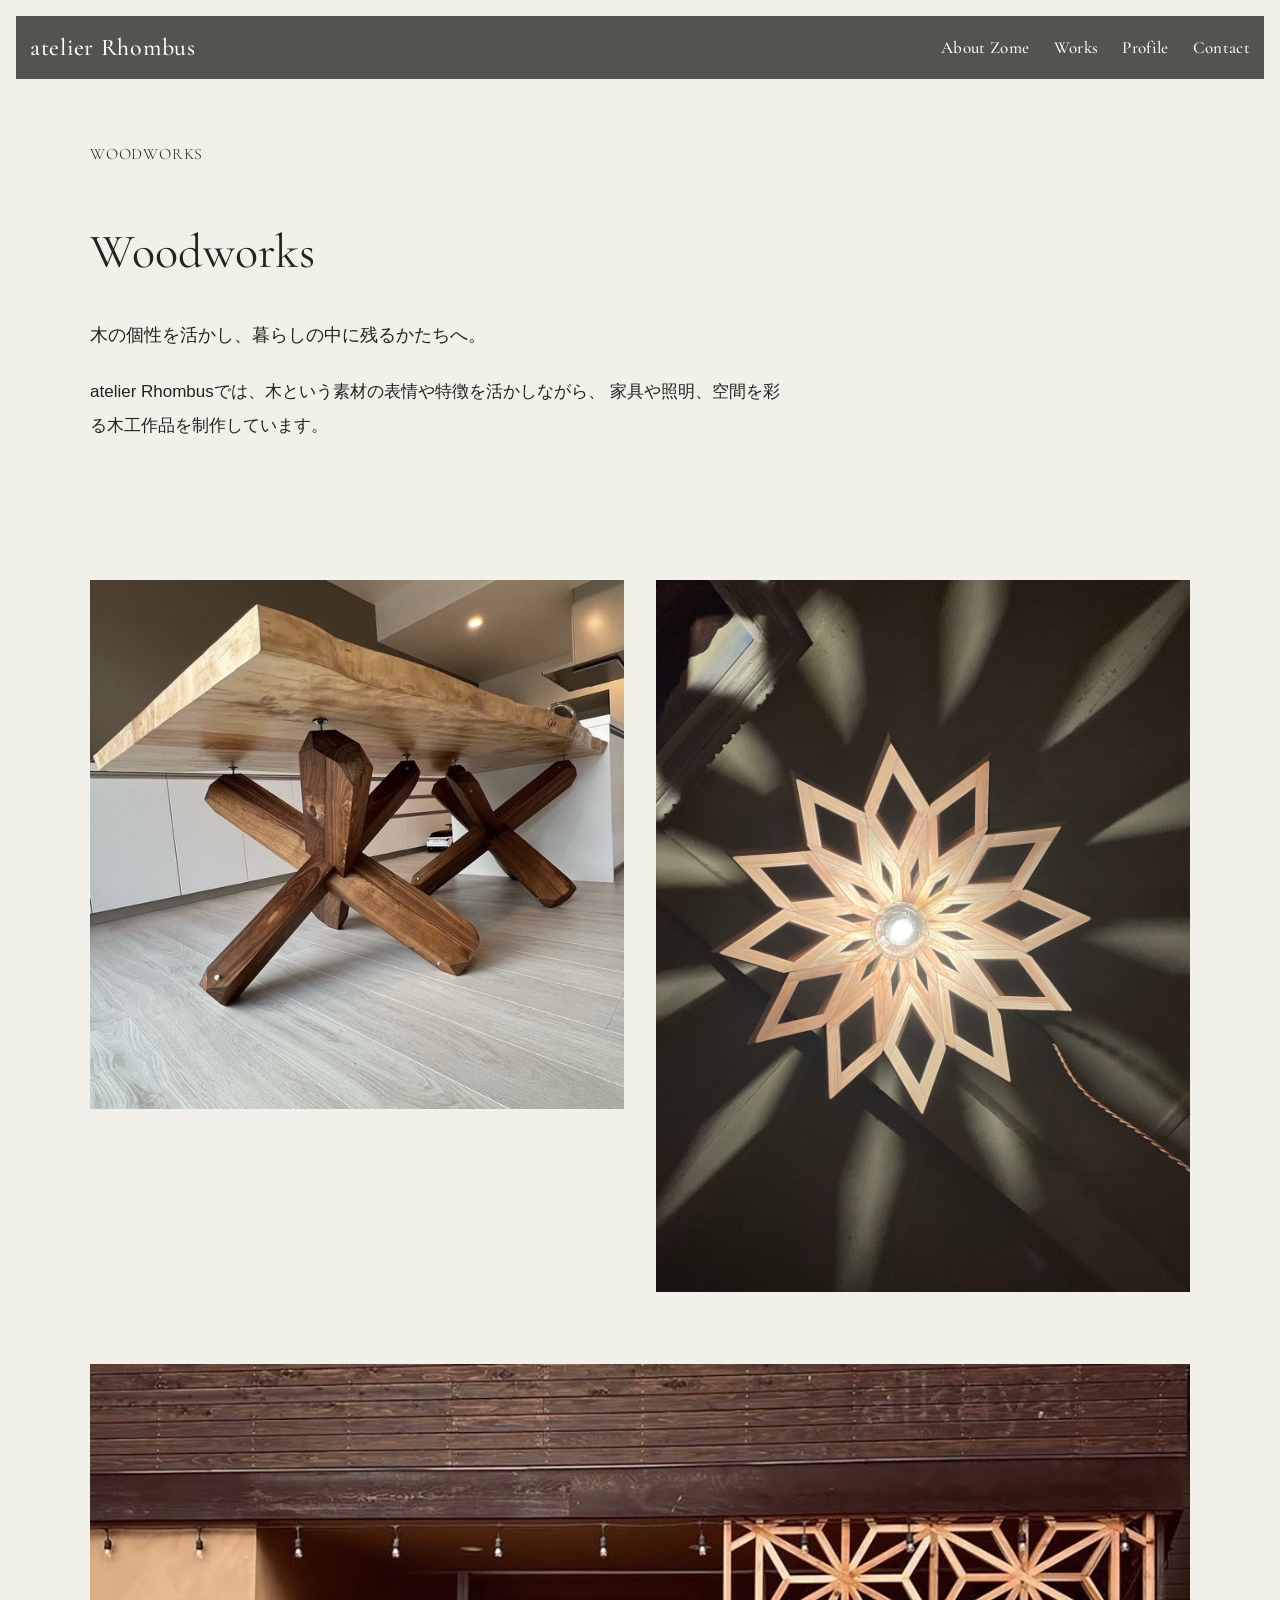
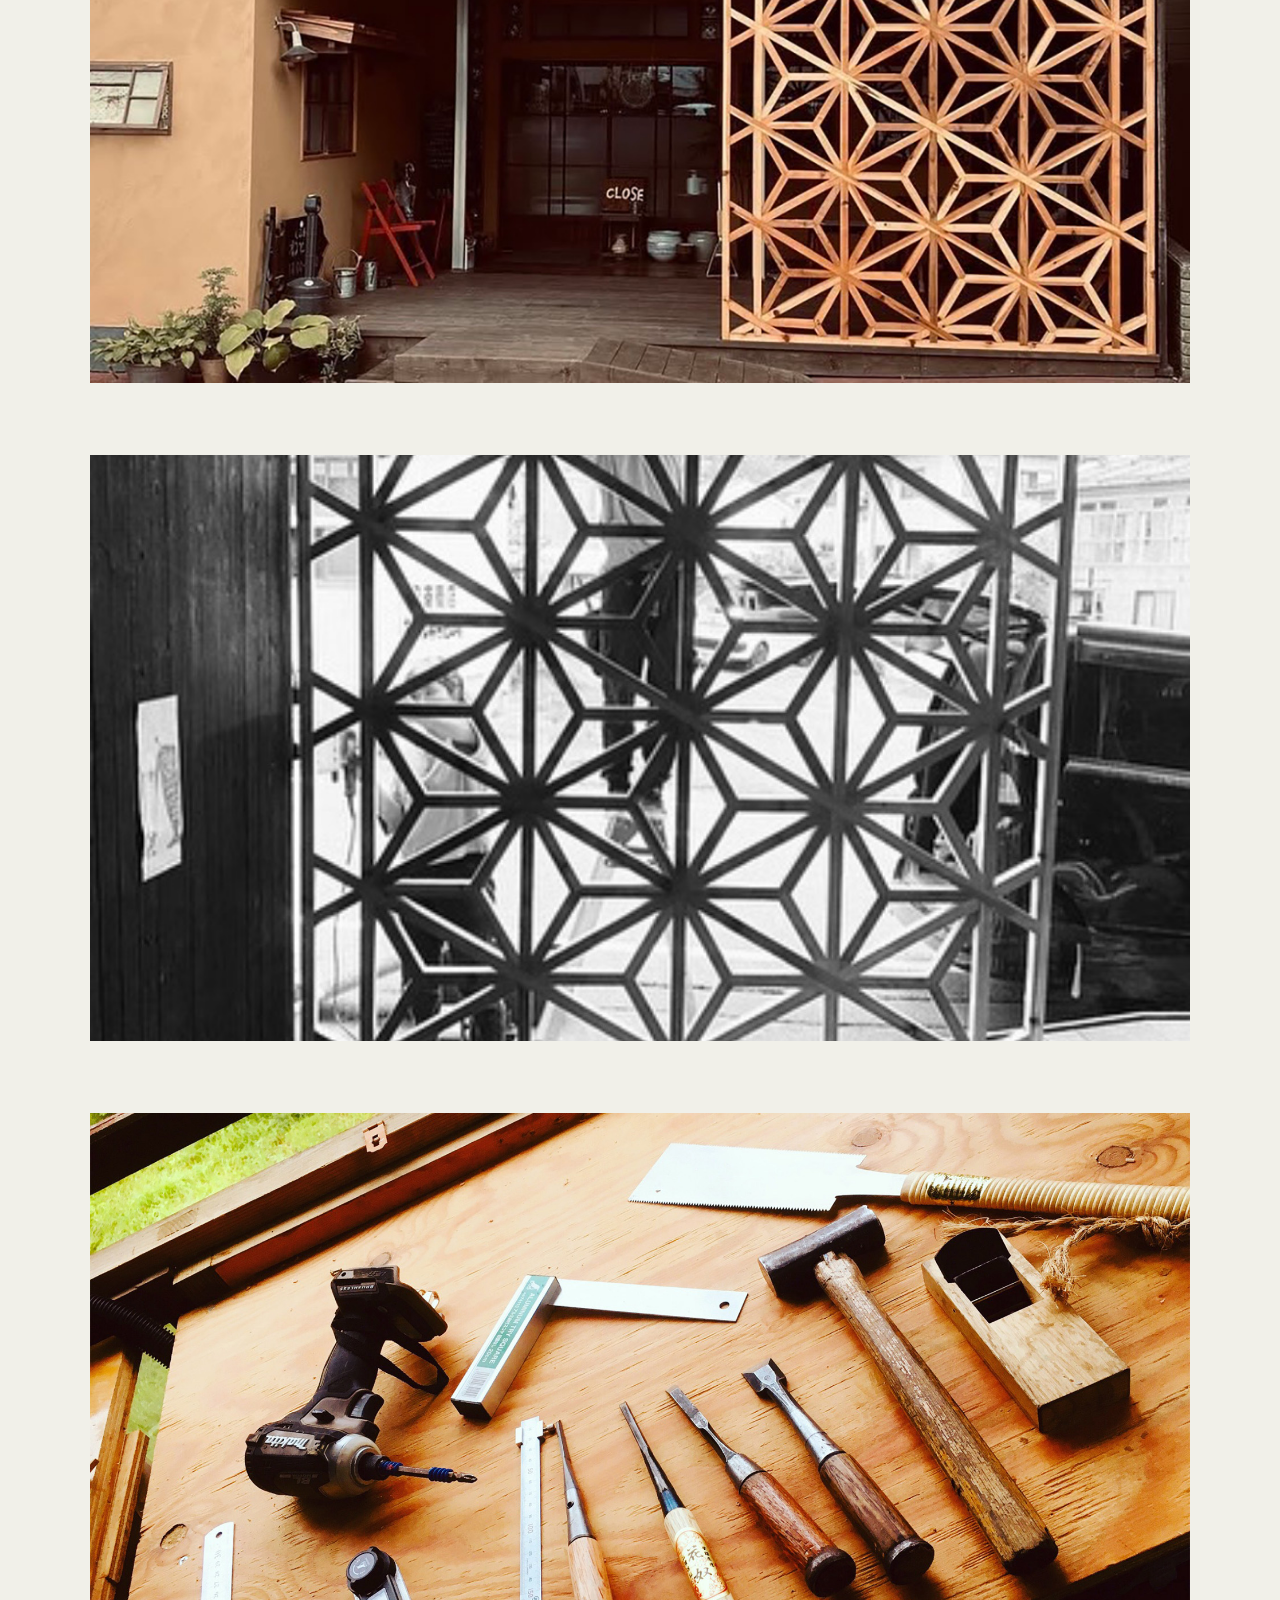
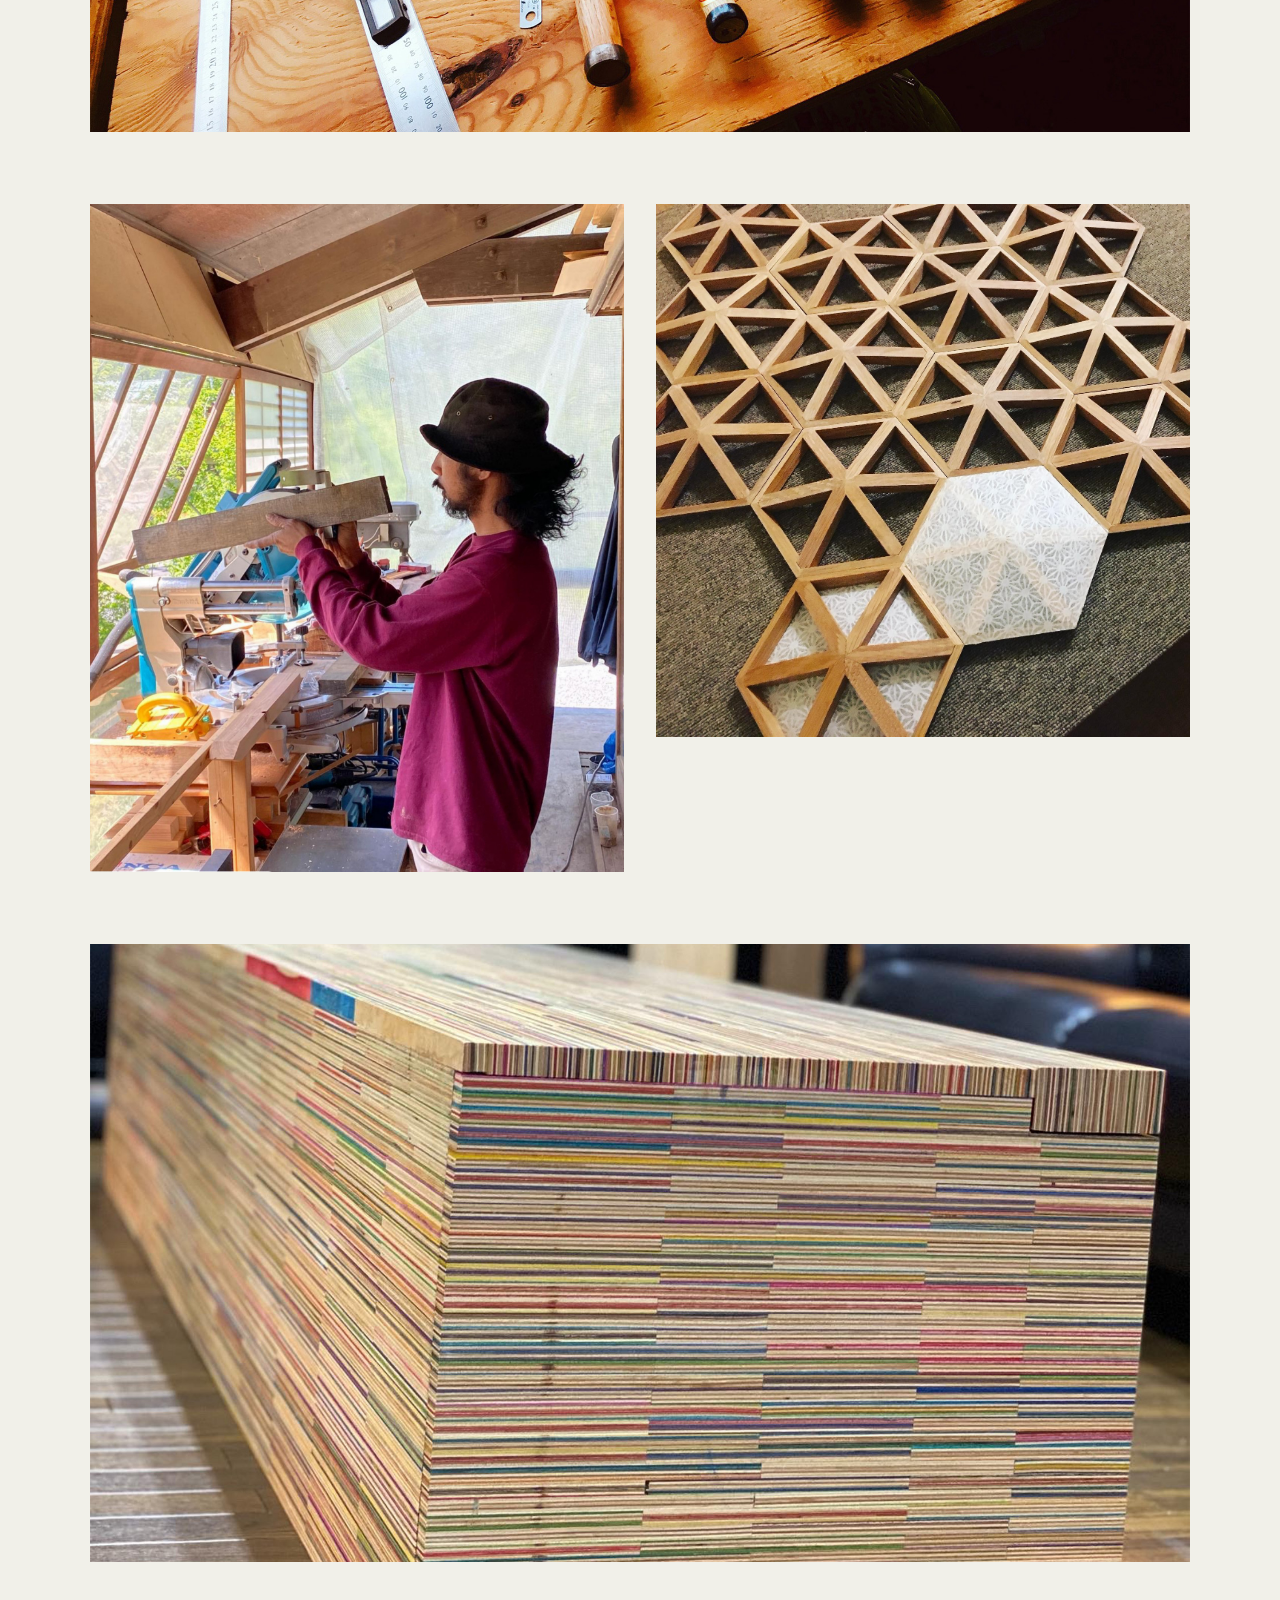
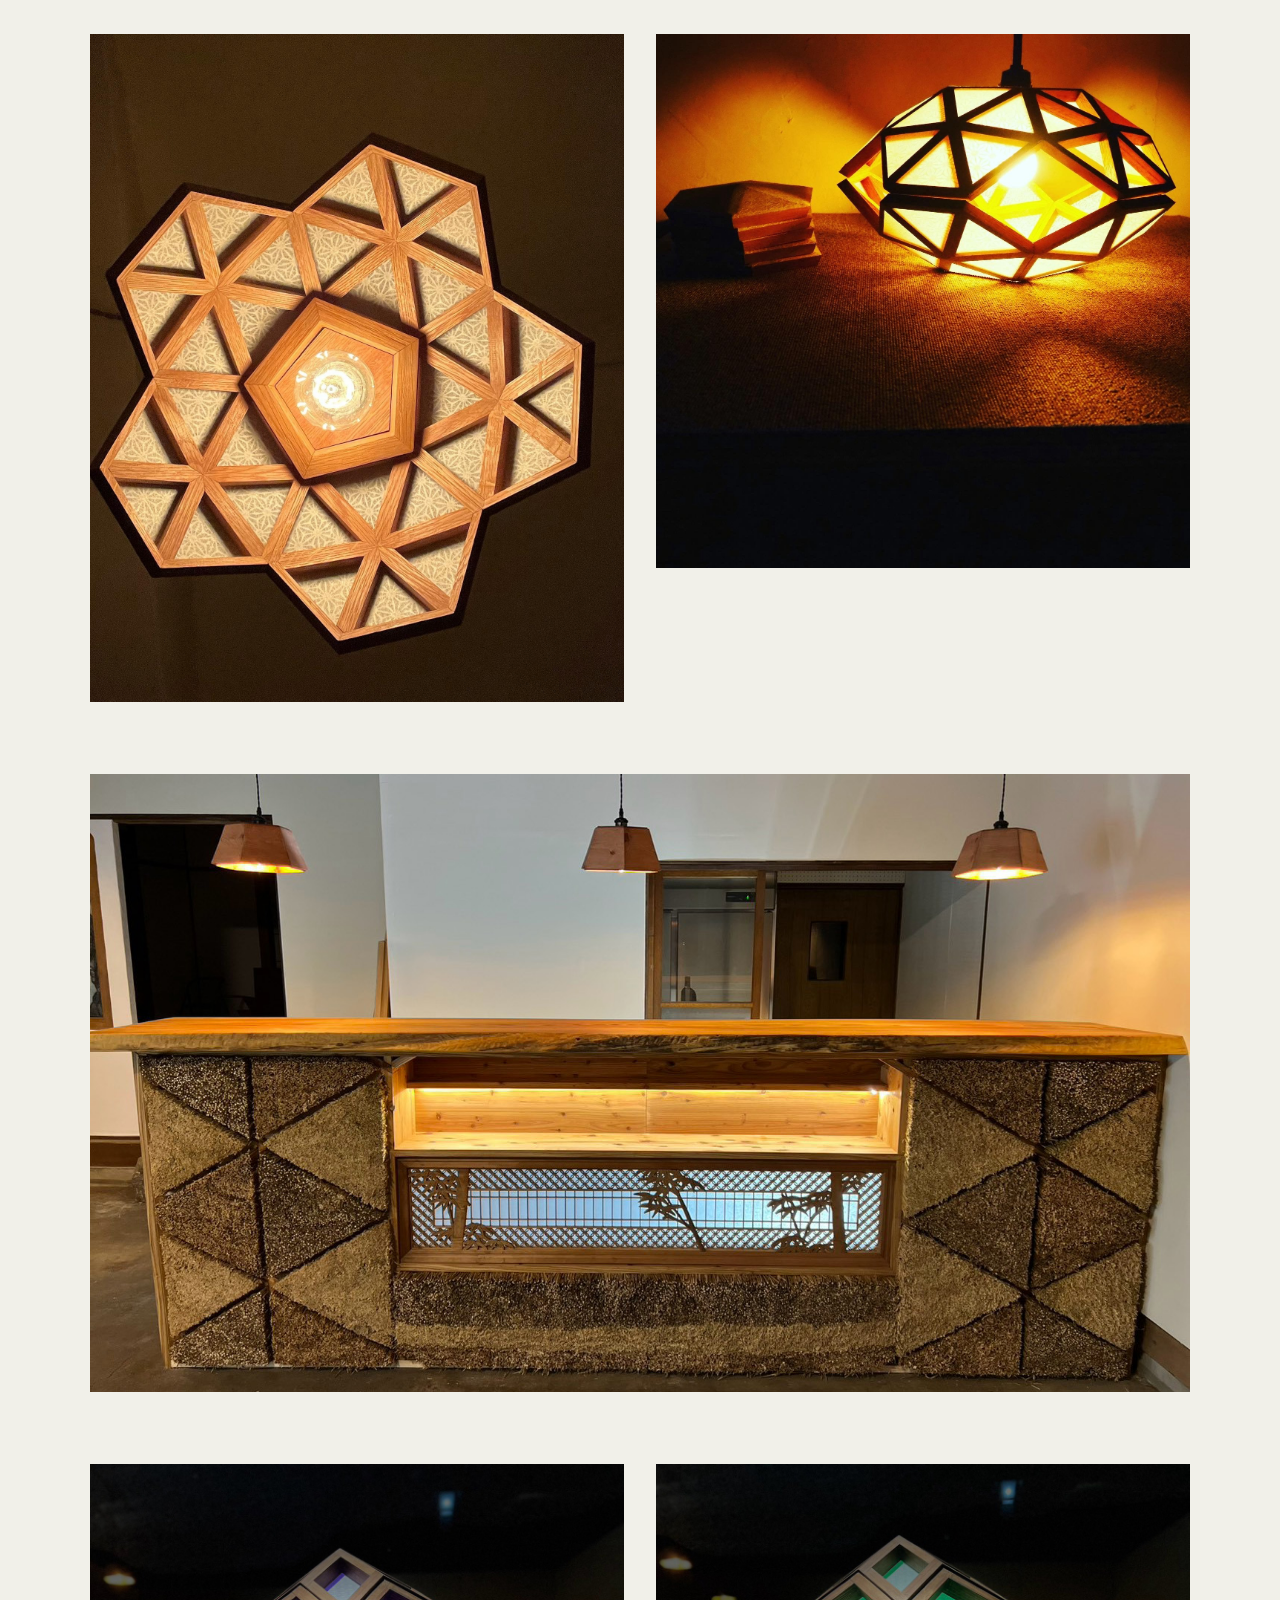
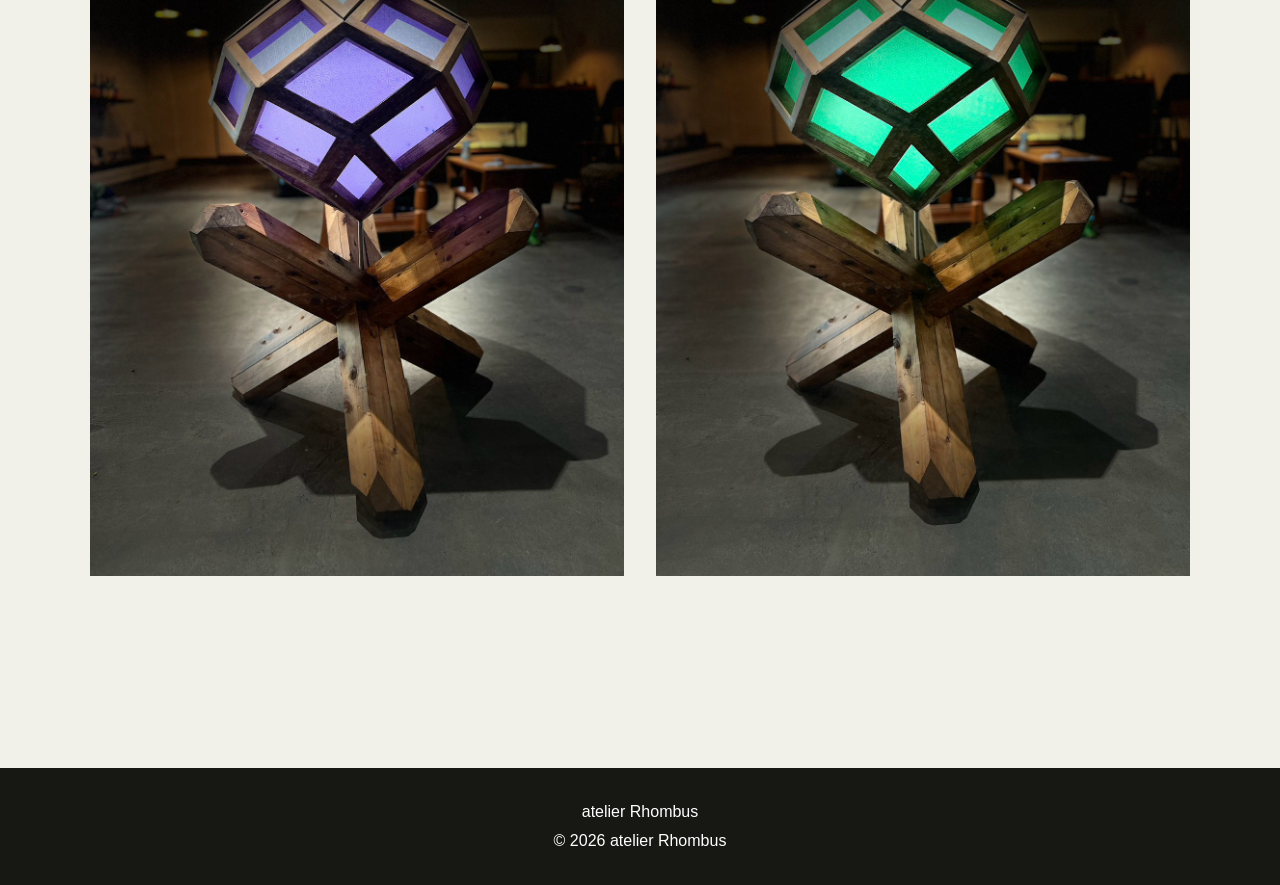
<file: woodworks.html>
<!DOCTYPE html>
<html lang="ja">
<head>
  <meta charset="UTF-8">

  <meta
    name="viewport"
    content="width=device-width, initial-scale=1.0"
  >

  <meta
    name="description"
    content="atelier Rhombusの木工作品をご紹介します。"
  >

  <title>Woodworks | atelier Rhombus</title>

  <link rel="icon" type="image/png" href="images/favicon.png">

  <link rel="preconnect" href="https://fonts.googleapis.com">
  <link rel="preconnect" href="https://fonts.gstatic.com" crossorigin>

  <link
    href="https://fonts.googleapis.com/css2?family=Cormorant+Garamond:wght@300;400;500&family=Noto+Serif+JP:wght@300;400;500&display=swap"
    rel="stylesheet"
  >

  <link rel="stylesheet" href="css/style.css">
</head>

<body>

<header class="header">

  <a class="header-logo" href="index.html">
    atelier Rhombus
  </a>

  <button
    class="menu-button"
    type="button"
    aria-label="メニューを開く"
    aria-expanded="false"
    aria-controls="global-nav"
  >
    <span></span>
    <span></span>
    <span></span>
  </button>

  <nav
    class="global-nav"
    id="global-nav"
    aria-label="メインナビゲーション"
  >
    <ul>
      <li><a href="index.html#zome">About Zome</a></li>
      <li><a href="index.html#works">Works</a></li>
      <li><a href="profile.html">Profile</a></li>
      <li><a href="contact.html">Contact</a></li>
    </ul>
  </nav>

</header>

<main>

    <!-- Woodworks Intro -->
    <section class="zome-intro">
      <div class="section-inner">

        <p class="section-label">
          WOODWORKS
        </p>

        <h1>
          Woodworks
        </h1>

        <p class="zome-lead">
          木の個性を活かし、暮らしの中に残るかたちへ。
        </p>

        <p class="zome-text">
          atelier Rhombusでは、木という素材の表情や特徴を活かしながら、
          家具や照明、空間を彩る木工作品を制作しています。
        </p>

      </div>
    </section>


    <!-- Woodworks Gallery -->
    <section class="zome-gallery">
      <div class="section-inner">

        <!-- 01 テーブル・照明 -->
        <div class="woodworks-pair">

          <div class="woodworks-item">
            <img
              src="images/woodworks/woodworks1.jpg"
              alt="木製テーブル"
            >
          </div>

          <div class="woodworks-item">
            <img
              src="images/woodworks/woodworks2.jpg"
              alt="木を使った照明作品"
            >
          </div>

        </div>


        <!-- 02 建築空間 -->
        <div class="gallery-wide">
          <img
            src="images/woodworks/woodworks3.jpg"
            alt="木工を取り入れた建築空間"
          >
        </div>


        <!-- 03 木組み・ディテール -->
        <div class="gallery-wide">
          <img
            src="images/woodworks/woodworks4.jpeg"
            alt="幾何学模様の木工作品"
          >
        </div>
        <!-- 04 道具・制作現場 -->
        <div class="gallery-wide">
         <img
           src="images/woodworks/woodworks05.jpg"
           alt="木工作業で使用する道具"
          >
        </div>
               <!-- 05 制作風景・木組み -->
        <div class="woodworks-pair">

          <div class="woodworks-item">
            <img
              src="images/woodworks/woodworks06.jpg"
              alt="木工作品を制作する様子"
            >
          </div>

          <div class="woodworks-item">
            <img
              src="images/woodworks/woodworks08.jpg"
              alt="木組みの幾何学模様"
            >
          </div>

        </div>


        <!-- 06 素材・ディテール -->
        <div class="gallery-wide">
          <img
            src="images/woodworks/woodworks07.jpg"
            alt="積層材を使った木工作品"
          >
        </div>


        <!-- 07 Lamp -->
        <div class="woodworks-pair">

          <div class="woodworks-item">
            <img
              src="images/woodworks/woodworks10.jpg"
              alt="木組みの照明作品"
            >
          </div>

          <div class="woodworks-item">
            <img
              src="images/woodworks/woodworks11.jpg"
              alt="灯りをともした木組みの照明作品"
            >
          </div>

        </div>

        <!-- 08 店舗什器・カウンター横ワイド -->
        <div class="gallery-wide">
          <img
            src="images/woodworks/woodworks12.jpg"
            alt="店舗什器（カウンター横）のワイドビュー"
          >
        </div>

        <!-- 09 ランプ（色違い2点） -->
        <div class="woodworks-pair">

          <div class="woodworks-item">
            <img
              src="images/woodworks/woodworks13.jpg"
              alt="色違いのランプ（濃色）"
            >
          </div>

          <div class="woodworks-item">
            <img
              src="images/woodworks/woodworks14.jpg"
              alt="色違いのランプ（淡色）"
            >
          </div>

        </div>

      </div>
  

  

        </div>
      </div>
    </section>

  </main>


  <!-- Footer -->
  <footer class="footer">
    <div class="section-inner">

      <p class="footer-logo">
        atelier Rhombus
      </p>

      <p class="footer-copy">
        &copy; 2026 atelier Rhombus
      </p>

    </div>
  </footer>
<script>
  const menuButton = document.querySelector(".menu-button");
  const globalNav = document.querySelector(".global-nav");
  const navLinks = document.querySelectorAll(".global-nav a");

  if (menuButton && globalNav) {
    menuButton.addEventListener("click", () => {
      const isOpen =
        menuButton.getAttribute("aria-expanded") === "true";

      menuButton.setAttribute(
        "aria-expanded",
        String(!isOpen)
      );

      globalNav.classList.toggle("is-open");
      menuButton.classList.toggle("is-open");
    });
  }

  navLinks.forEach((link) => {
    link.addEventListener("click", () => {
      menuButton?.setAttribute("aria-expanded", "false");
      globalNav?.classList.remove("is-open");
      menuButton?.classList.remove("is-open");
    });
  });
</script>
</body>
</html>
</file>
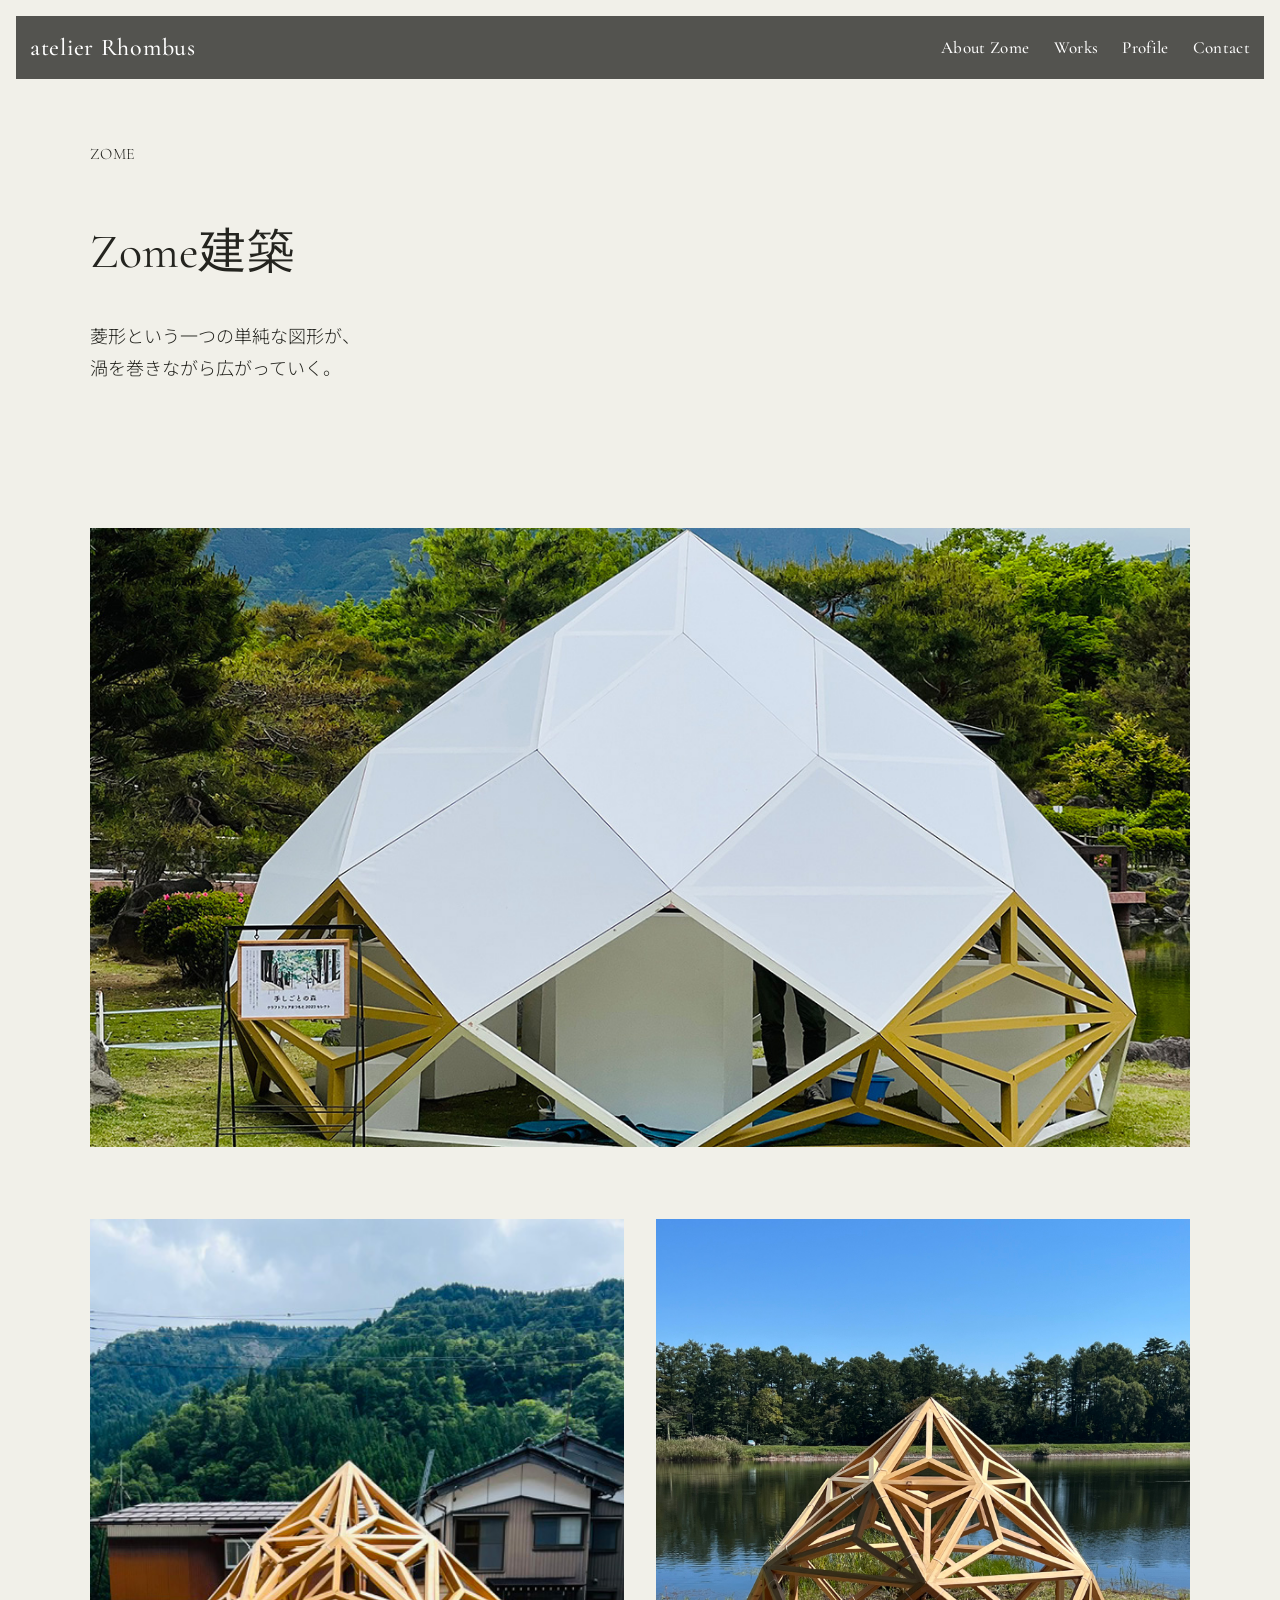
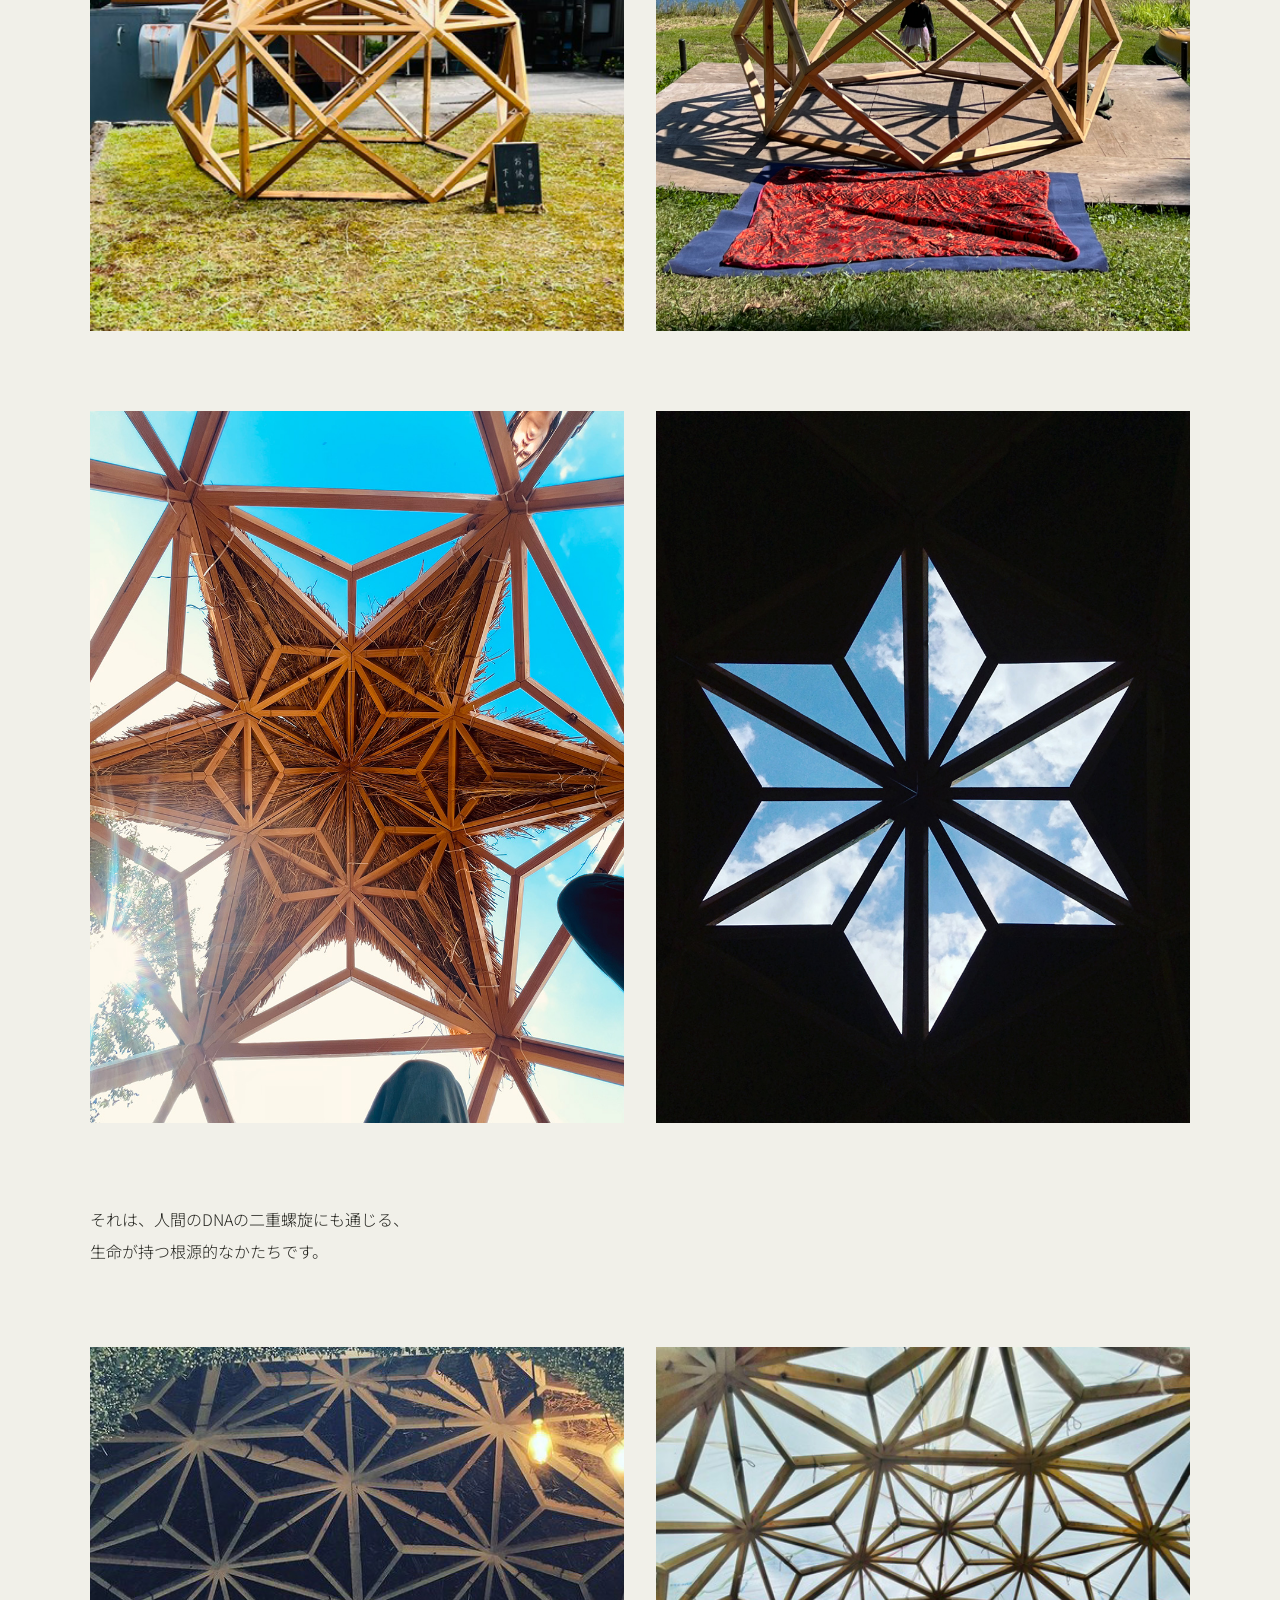
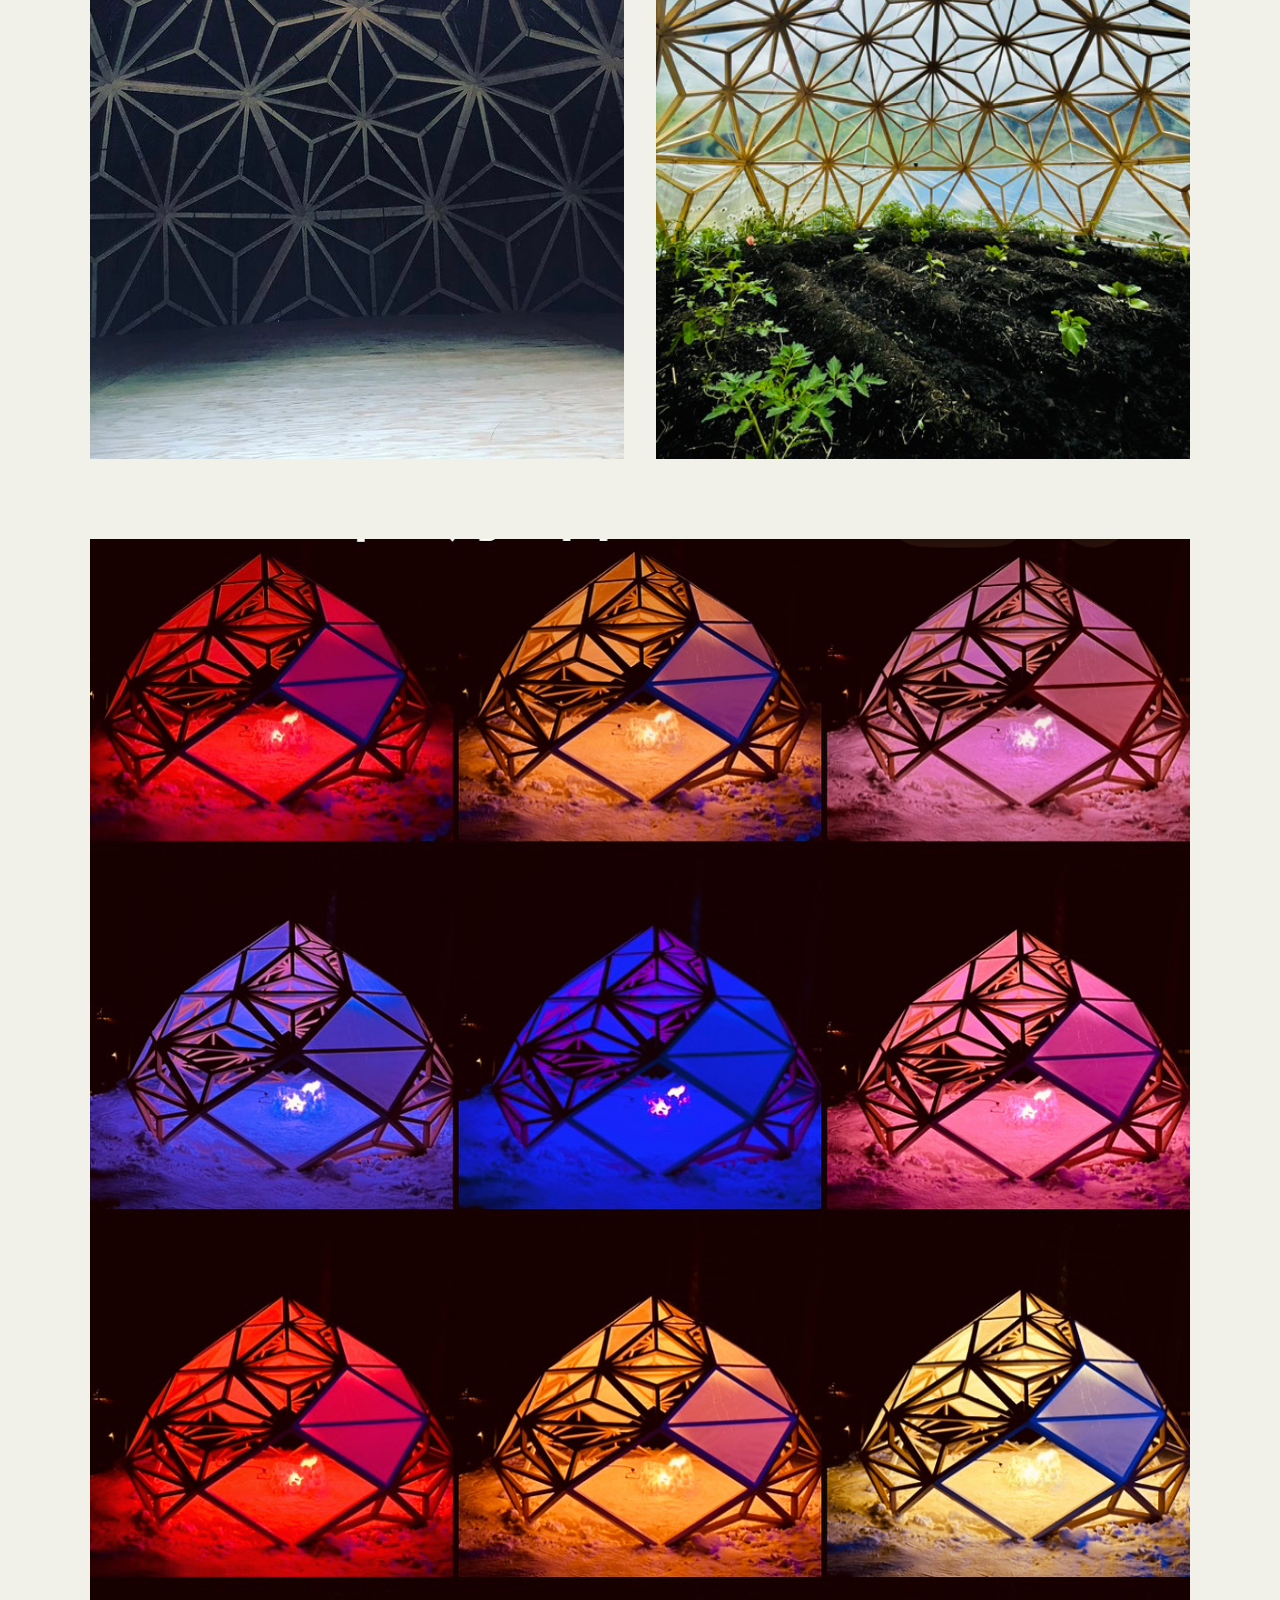
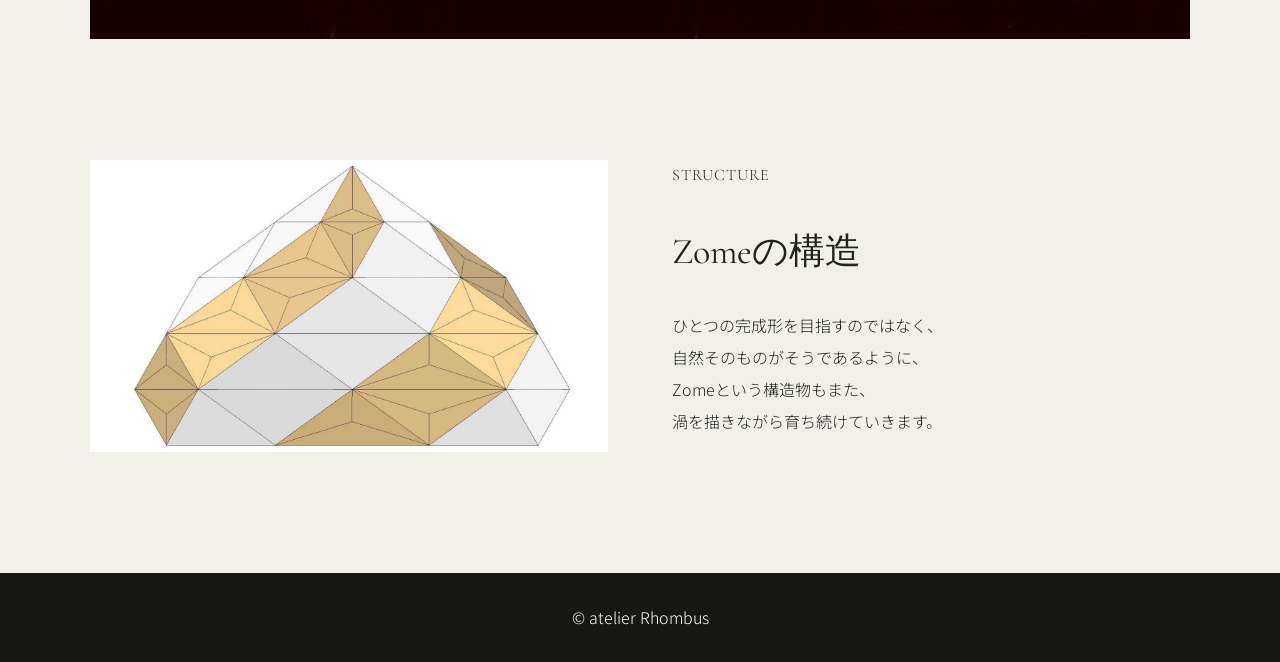
<file: zome.html>
<!DOCTYPE html>
<html lang="ja">

<head>
  <meta charset="UTF-8">

  <meta
    name="viewport"
    content="width=device-width, initial-scale=1.0"
  >

  <meta
    name="description"
    content="atelier RhombusのZome建築についてご紹介します。"
  >

  <title>Zome | atelier Rhombus</title>

  <link rel="icon" type="image/png" href="images/favicon.png">

  <link rel="preconnect" href="https://fonts.googleapis.com">
  <link rel="preconnect" href="https://fonts.gstatic.com" crossorigin>

  <link
    href="https://fonts.googleapis.com/css2?family=Cormorant+Garamond:wght@300;400;500&family=Noto+Sans+JP:wght@300;400;500&display=swap"
    rel="stylesheet"
  >

  <link rel="stylesheet" href="css/style.css">
</head>

<body>

  <header class="header">

    <a class="header-logo" href="#top">
      atelier Rhombus
    </a>

    <button
      class="menu-button"
      type="button"
      aria-label="メニューを開く"
      aria-expanded="false"
      aria-controls="global-nav"
    >
      <span></span>
      <span></span>
      <span></span>
    </button>

    <nav
      class="global-nav"
      id="global-nav"
      aria-label="メインナビゲーション"
    >
      <ul>
          <li><a href="index.html#zome">About Zome</a></li>
<li><a href="index.html#works">Works</a></li>
          <li><a href="profile.html">Profile</a></li>
          <li><a href="contact.html">Contact</a></li>
      </ul>
    </nav>

  </header>

  <main>

    <!-- Zome Intro -->
    <section class="zome-intro">
      <div class="section-inner">

        <p class="section-label">ZOME</p>

        <h1>Zome建築</h1>

        <p class="zome-lead">
  菱形という一つの単純な図形が、<br>
  渦を巻きながら広がっていく。
</p>

      </div>
    </section>


   <!-- Zome Gallery -->
<section class="zome-gallery">
  <div class="section-inner">

    <!-- 01 完成したZome -->
    <div class="gallery-wide">
      <img
        src="images/zome/zome1.jpg"
        alt="完成したZome建築"
      >
    </div>


    <!-- 02 骨組み・外観 -->
    <div class="gallery-pair">

      <div class="gallery-portrait">
        <img
          src="images/zome/zome5.jpg"
          alt="Zome建築の木組み"
        >
      </div>

      <div class="gallery-portrait">
        <img
          src="images/zome/zome10.jpg"
          alt="Zome建築の木組み"
        >
      </div>

    </div>


    <!-- 03 内部・見上げ -->
    <div class="gallery-pair">

      <div class="gallery-portrait">
        <img
          src="images/zome/zome4.jpg"
          alt="Zome建築の内部構造"
        >
      </div>

      <div class="gallery-portrait">
        <img
          src="images/zome/zome2.jpg"
          alt="Zome建築の天井構造"
        >
      </div>

    </div>

<!-- Zome Philosophy -->
<div class="zome-philosophy">
  <p>
    それは、人間のDNAの二重螺旋にも通じる、<br>
    生命が持つ根源的なかたちです。
  </p>
</div>

    <!-- 04 構造・ディテール -->
    <div class="gallery-pair">

      <div class="gallery-portrait">
        <img
          src="images/zome/zome3.jpg"
          alt="Zome建築の幾何学的な木組み"
        >
      </div>

      <div class="gallery-portrait">
        <img
          src="images/zome/zome8.jpg"
          alt="自然の中に組まれたZomeの木組み"
        >
      </div>

    </div>


    <!-- 05 ライティング -->
    <div class="gallery-wide gallery-lighting">
      <img
        src="images/zome/zome6.jpg"
        alt="ライトアップされたZome"
      >
    </div>


    <!-- 06 構造について -->
    <div class="zome-structure">

      <div class="zome-structure-image">
        <img
          src="images/zome/zome7.jpg"
          alt="Zome建築の構造図"
        >
      </div>

      <div class="zome-structure-text">
        <p class="section-label">STRUCTURE</p>

        <h2>Zomeの構造</h2>

        <p>
  ひとつの完成形を目指すのではなく、<br>
  自然そのものがそうであるように、<br>
  Zomeという構造物もまた、<br>
  渦を描きながら育ち続けていきます。
</p>
      </div>

    </div>

  </div>
</section>

  </main>


  <footer class="footer">
    <p>&copy; atelier Rhombus</p>
  </footer>
<script>
  const menuButton = document.querySelector(".menu-button");
  const globalNav = document.querySelector(".global-nav");

  menuButton.addEventListener("click", () => {
    menuButton.classList.toggle("is-open");
    globalNav.classList.toggle("is-open");

    const isOpen = menuButton.classList.contains("is-open");
    menuButton.setAttribute("aria-expanded", isOpen);
  });
</script>
</body>
</html>
</file>
<file: css/style.css>
@charset "UTF-8";

/* =========================
   Base
========================= */

:root {
  --color-white: #ffffff;
  --color-black: #171714;
  --color-text: #24241f;
  --color-bg: #f1f0e9;
  --color-line: rgba(255, 255, 255, 0.75);
  --font-serif: "Cormorant Garamond", serif;
  --font-sans: "Noto Sans JP", sans-serif;
}

*,
*::before,
*::after {
  box-sizing: border-box;
}

html {
  scroll-behavior: smooth;
}

body {
  margin: 0;
  color: var(--color-text);
  background: var(--color-bg);
  font-family: var(--font-sans);
  font-weight: 300;
  line-height: 1.8;
}

img {
  display: block;
  width: 100%;
}

a {
  color: inherit;
  text-decoration: none;
}

ul {
  margin: 0;
  padding: 0;
  list-style: none;
}

button {
  padding: 0;
  border: 0;
  background: transparent;
  color: inherit;
  font: inherit;
}


/* =========================
   Header
========================= */

.header {
  position: fixed;
  z-index: 100;
  top: 16px;
  right: 16px;
  left: 16px;

  display: flex;
  align-items: center;
  justify-content: space-between;

  padding: 10px 14px;

  background: rgba(23, 23, 20, 0.72);

  color: var(--color-white);
  text-shadow: none;
}

.header.is-dark {
  color: var(--color-white);
}

.header.is-dark .menu-button span {
  background: var(--color-white);
}

.header-logo {
  display: inline-block;
  font-family: var(--font-serif);
  font-size: 24px;
  font-weight: 500;
  letter-spacing: 0.03em;
}

.global-nav ul {
  display: flex;
  gap: 24px;
}

.global-nav a {
  display: block;
  padding: 4px 0;
  font-family: var(--font-serif);
  font-size: 17px;
  font-weight: 500;
  line-height: 1.5;
  letter-spacing: 0.02em;
  transition: opacity 0.3s ease;
}

.global-nav a:hover {
  opacity: 0.6;
}

.menu-button {
  display: none;
}

.header.is-dark {
  color: #222;
  text-shadow: none;
}


/* =========================
   Hero
========================= */

.hero {
  position: relative;
  min-height: 100svh;
  overflow: hidden;
  color: var(--color-white);
  background: #333;
}

.hero-slides {
  position: absolute;
  inset: 0;
}

.hero-image {
  position: absolute;
  inset: 0;
  width: 100%;
  height: 100%;
  object-fit: cover;
  object-position: center;

  opacity: 0;
  transition: opacity 1.5s ease;
}
.hero-image[src*="top_slide_02.jpg"] {
  object-position: center 20%;
}

.hero-image.is-active {
  opacity: 1;
}

/* Hero slide dots */
.hero-dots {
  position: absolute;
  z-index: 3;
  left: 50%;
  bottom: 32px;
  transform: translateX(-50%);

  display: flex;
  gap: 10px;
}

.hero-dot {
  width: 7px;
  height: 7px;
  border-radius: 50%;

  background: rgba(255, 255, 255, 0.45);
  transition: background 0.4s ease, transform 0.4s ease;
}

.hero-dot.is-active {
  background: #fff;
  transform: scale(1.25);
}

.hero-overlay {
  position: absolute;
  inset: 0;
  background:
    linear-gradient(
      90deg,
      rgba(0, 0, 0, 0.52) 0%,
      rgba(0, 0, 0, 0.22) 38%,
      rgba(0, 0, 0, 0.03) 70%
    );
}

.hero-content {
  position: relative;
  z-index: 2;
  display: flex;
  min-height: 100svh;
  align-items: center;
  padding: 60px 7vw 120px 8vw;
}

.hero-copy {
  width: min(520px, 48vw);
  padding: 38px 42px 40px;
  border: 2px solid rgba(255,255,255,.9);
  border-radius: 28px;
}

.hero-small-title {
  margin: 0 0 2px;
  font-family: var(--font-serif);
  font-size: clamp(20px, 2vw, 30px);
  font-weight: 300;
  line-height: 1;
}

.hero-title {
  margin: 0 0 26px;
  font-family: var(--font-serif);
  font-size: clamp(72px, 9vw, 126px);
  font-weight: 300;
  line-height: 0.84;
  letter-spacing: -0.04em;
}

.hero-category {
  margin: 0 0 10px;
  font-family: var(--font-serif);
  font-size: 12px;
  font-weight: 500;
  letter-spacing: 0.03em;
}

.hero-catch {
  margin: 0 0 12px;
  font-size: clamp(24px, 2.6vw, 38px);
  font-weight: 500;
  line-height: 1.35;
  letter-spacing: 0.04em;
}

.hero-description {
  margin: 0 0 22px;
  font-size: 12px;
  line-height: 1.9;
}

.hero-link {
  position: relative;
  display: inline-block;
  padding-bottom: 5px;
  font-size: 13px;
  letter-spacing: 0.08em;
}

.hero-link::after {
  position: absolute;
  right: 0;
  bottom: 0;
  left: 0;
  height: 1px;
  background: var(--color-white);
  content: "";
  transform-origin: left;
  transition: transform 0.3s ease;
}

.hero-link:hover::after {
  transform: scaleX(0.45);
}

.photo-link {
  position: absolute;
  bottom: 32px;
  left: 13vw;
  z-index: 3;
  display: grid;

  width: 150px;
  height: 48px;

  place-items: center;

  border: 2px solid rgba(255, 255, 255, 0.8);
  border-radius: 999px;

  font-size: 15px;

  letter-spacing: 0.08em;
}

.photo-link:hover {
  background: var(--color-white);
  color: var(--color-black);
}

.scroll {
  position: absolute;
  right: 24px;
  bottom: 20px;
  z-index: 3;
  display: flex;
  align-items: center;
  gap: 10px;
  writing-mode: vertical-rl;
}

.scroll span:first-child {
  font-family: var(--font-serif);
  font-size: 11px;
  letter-spacing: 0.12em;
}

.scroll-line {
  display: block;
  width: 1px;
  height: 48px;
  background: rgba(255, 255, 255, 0.8);
}


/* =========================
   Common section
========================= */

.section-inner {
  width: min(1180px, calc(100% - 48px));
  margin-inline: auto;
}

.section-inner.narrow {
  width: min(760px, calc(100% - 48px));
}

.section-label {
  margin: 0 0 4px;
  font-family: var(--font-serif);
  font-size: 16px;
  letter-spacing: 0.05em;
}

.section-title {
  margin: 0;
  font-family: var(--font-serif);
  font-size: clamp(42px, 5vw, 72px);
  font-weight: 300;
  line-height: 1;
}


/* =========================
   Zome
========================= */

.zome-section {
  padding: 140px 0;
}

.zome-heading {
  margin-bottom: 70px;
}

.zome-content {
  display: grid;
  grid-template-columns: minmax(0, 1.15fr) minmax(300px, 0.85fr);
  align-items: center;
  gap: clamp(40px, 5vw, 70px);
}

.zome-image-wrap {
  overflow: hidden;
  border-radius: 2px;
}

.zome-image {
    object-fit: cover;
}

.zome-text {
  font-size: 17px;
}

.zome-text .text-link {
  margin-top: 32px;
}

.zome-text p {
  margin: 0 0 24px;
}

.text-link {
  position: relative;
  display: inline-block;
  margin-top: 14px;
  padding-bottom: 5px;
  font-family: var(--font-serif);
  font-size: 17px;
  letter-spacing: 0.04em;
}

.text-link::after {
  position: absolute;
  right: 0;
  bottom: 0;
  left: 0;
  height: 1px;
  background: currentColor;
  content: "";
}

.zome-philosophy {
  margin: 80px 0;
}

.zome-philosophy p {
  line-height: 2;
}

/* =========================
   Works
========================= */

.works-section {
  padding: 140px 0 160px;
  background: #272722;
  color: var(--color-white);
}

.works-marquee {
  margin-top: 70px;
  overflow: hidden;
  width: 100%;
}

.works-track {
  display: flex;
  width: max-content;
  gap: 24px;
  animation: works-scroll 40s linear infinite;
}

.works-track img {
  width: 350px;
  height: 430px;
  flex-shrink: 0;
  object-fit: cover;
}
.works-track img {
  transition:
  transform 0.75s cubic-bezier(0.22, 1, 0.36, 1),
  filter 0.75s cubic-bezier(0.22, 1, 0.36, 1),
  opacity 0.75s cubic-bezier(0.22, 1, 0.36, 1),
  box-shadow 0.75s cubic-bezier(0.22, 1, 0.36, 1);

  transform: scale(0.96);
  filter: brightness(0.72);
  opacity: 0.72;
  border-radius: 12px;
}

.works-track img.is-focus {
  transform: scale(1.14);
  filter: brightness(1.12);
  opacity: 1;
  border-radius: 18px;
  box-shadow: 0 18px 45px rgba(255, 255, 255, 0.14);
  z-index: 2;
}
  
.works-links {
  display: flex;
  justify-content: space-between;
  align-items: center;
}

@keyframes works-scroll {
  from {
    transform: translateX(0);
  }

  to {
    transform: translateX(calc(-50% - 12px));
  }
}
.works-links {
  width: min(1100px, 90%);
  margin: 110px auto 0;
}

.works-link {
  display: flex;
  justify-content: space-between;
  align-items: center;
  padding: 28px 0;
  color: var(--color-white);
  font-family: "Cormorant Garamond", serif;
  font-size: 38px;
  text-decoration: none;
}

.works-link span:last-child {
  transition: transform 0.3s ease;
}

.works-link:hover span:last-child {
  transform: translateX(10px);
}

.works-link {
  transition: transform 0.3s ease;
}

.works-link:hover {
  transform: translateX(6px);
}

/* =========================
   Profile
========================= */

.profile-section {
  padding: 150px 0;
  background: var(--color-bg);
}

.profile-heading {
  margin-bottom: 70px;
}

.profile-grid {
  display: grid;
  grid-template-columns: 1.15fr 0.85fr;
  align-items: center;
  gap: clamp(50px, 8vw, 110px);
}

.profile-image {
  overflow: hidden;
}

.profile-image img {
  display: block;
  width: 100%;
  aspect-ratio: 4 / 3;
  object-fit: cover;
  object-position: center;
}

.profile-body {
  max-width: 520px;
}

.profile-role {
  margin: 0 0 18px;
  font-family: var(--font-serif);
  font-size: 16px;
  letter-spacing: 0.08em;
  opacity: 0.7;
}

.profile-lead {
  margin: 0 0 32px;
  font-family: var(--font-serif);
  font-size: clamp(24px, 2.6vw, 38px);
  font-weight: 300;
  line-height: 1.6;
}

.profile-text {
  margin: 0 0 24px;
  color: #555;
  font-size: 16px;
  line-height: 2.2;
}

.profile-philosophy {
  max-width: 900px;
  margin: 120px auto 140px;
  padding: 0 40px;
}

.profile-philosophy p {
  font-size: 22px;
  line-height: 2;
  letter-spacing: 0.08em;
}

.profile-philosophy p + p {
  margin-top: 40px;
}

.profile-zome {
  max-width: 900px;
  margin: 0 auto 140px;
  padding: 0 40px;
}

.profile-zome p {
  font-size: 18px;
  line-height: 2;
  letter-spacing: 0.08em;
}

.profile-zome-image {
  width: min(1100px, calc(100% - 80px));
  margin: 0 auto 140px;
}

.profile-zome-image img {
  display: block;
  width: 100%;
  height: auto;
}
.profile-closing {
  max-width: 900px;
  margin: 0 auto 140px;
  padding: 0 40px;
}

.profile-closing p {
  font-size: 18px;
  line-height: 2;
  letter-spacing: 0.08em;
  margin-bottom: 32px;
}

.profile-closing a {
  display: inline-block;
  font-size: 14px;
  letter-spacing: 0.08em;
  text-decoration: none;
  color: inherit;
}

/* =========================
   Contact
========================= */

.contact-section {
  position: relative;
  overflow: hidden;
  padding: 150px 0;
  background:
    linear-gradient(
      rgba(31, 31, 27, 0.82),
      rgba(31, 31, 27, 0.82)
    ),
 url("../images/contact-bg.jpg") center / cover;
  color: var(--color-white);
  text-align: center;
}

.contact-section .section-label {
  margin-bottom: 8px;
}

.contact-section .section-title {
  margin-bottom: 44px;
}

.contact-lead {
  margin: 0 0 24px;
  font-family: var(--font-serif);
  font-size: clamp(26px, 3vw, 40px);
  font-weight: 300;
  line-height: 1.6;
}

.contact-text {
  max-width: 620px;
  margin: 0 auto 40px;
  font-size: 15px;
  line-height: 2;
}

.contact-button {
  display: inline-flex;
  min-width: 220px;
  min-height: 58px;
  align-items: center;
  justify-content: center;
  gap: 18px;
  border: 1px solid rgba(255, 255, 255, 0.85);
  border-radius: 999px;
  font-family: var(--font-serif);
  font-size: 18px;
  letter-spacing: 0.08em;
  transition:
    background 0.3s ease,
    color 0.3s ease,
    transform 0.3s ease;
}

.contact-button span {
  transition: transform 0.3s ease;
}

.contact-button:hover {
  background: var(--color-white);
  color: var(--color-black);
  transform: translateY(-2px);
}

.contact-button:hover span {
  transform: translateX(6px);
}


/* =========================
   Footer
========================= */

.footer {
  padding: 30px 24px;
  background: var(--color-black);
  color: var(--color-white);
  text-align: center;
}

.footer p {
  margin: 0;
}

/* =========================
   Scroll Animation
========================= */

.fade-up {
  opacity: 0;
  transform: translateY(40px);
  transition:
    opacity 0.8s ease,
    transform 0.8s ease;
}

.fade-up.is-visible {
  opacity: 1;
  transform: translateY(0);
}

/* =========================
   Tablet
========================= */

@media (max-width: 900px) {

  .header {
    top: 22px;
    right: 22px;
    left: 22px;
    display: flex;
    align-items: center;
    justify-content: space-between;
  }

  .header-logo {
    margin: 0;
    font-size: 19px;
  }

  .menu-button {
    position: relative;
    z-index: 102;
    display: flex;
    width: 36px;
    height: 30px;
    flex-direction: column;
    justify-content: center;
    gap: 6px;
    cursor: pointer;
  }

  .menu-button span {
    display: block;
    width: 100%;
    height: 1px;
    background: var(--color-white);
    transition:
      transform 0.3s ease,
      opacity 0.3s ease;
  }

  .menu-button.is-open span:nth-child(1) {
    transform: translateY(7px) rotate(45deg);
  }

  .menu-button.is-open span:nth-child(2) {
    opacity: 0;
  }

  .menu-button.is-open span:nth-child(3) {
    transform: translateY(-7px) rotate(-45deg);
  }

  .global-nav {
  position: fixed;
  inset: 0;
  z-index: 101;
  display: grid;
  place-items: center;
  background: rgba(23, 23, 20, 0.96);
  color: var(--color-white);
  opacity: 0;
  pointer-events: none;
  transition: opacity 0.3s ease;
}

.global-nav.is-open {
  opacity: 1;
  pointer-events: auto;
}

.global-nav ul {
  display: block;
  text-align: center;
}

.global-nav li {
  margin-bottom: 18px;
}

.global-nav li:last-child {
  margin-bottom: 0;
}

.global-nav a {
  padding: 8px;
  font-size: 34px;
}

  .photo-link {
    left: 24px;
  }

  .zome-content {
    grid-template-columns: 1fr;
  }

  .works-grid {
    grid-template-columns: 1fr;
    gap: 60px;
  }

  .work-card-image {
    aspect-ratio: 16 / 10;
  }

  .profile-content {
  grid-template-columns: 1fr;
  gap: 40px;
}

}

/* =========================
   Scroll Animation
========================= */

.fade-up {
  opacity: 0;
  transform: translateY(40px);
  transition:
    opacity 0.8s ease,
    transform 0.8s ease;
}

.fade-up.is-visible {
  opacity: 1;
  transform: translateY(0);
}

/* =========================
   Smartphone
========================= */

@media (max-width: 600px) {

  .hero {
    min-height: 100svh;
  }

  .hero-image {
    object-position: 57% center;
  }

  .hero-image-zome {
  object-position: 50% center;
  }

  .hero-overlay {
    background:
      linear-gradient(
        180deg,
        rgba(31, 31, 27, 0.72) 10%,
        rgba(31, 31, 27, 0.58) 100%
      );
  }

.hero-content {
  padding: 60px 6vw 100px;
}

.hero-copy {
  width: min(100%, 260px);
  border: 2px solid rgba(255, 255, 255, 0.9);
  padding: 38px 14px;
}

  .hero-small-title {
    font-size: 19px;
  }

  .hero-title {
  margin-bottom: 22px;
  font-size: clamp(54px, 16vw, 72px);
}

  .hero-category {
    font-size: 10px;
    line-height: 1.5;
  }

  .hero-catch {
  font-size: 27px;
  line-height: 1.45;
}

 .hero-description {
  font-size: 12px;
  line-height: 1.8;
}

  .hero-description br {
    display: none;
  }

  .photo-link {
    bottom: 24px;
    left: 18px;
    width: 116px;
    height: 38px;
  }

  .scroll {
    right: 14px;
  }

  .zome-section,
  .works-section,
  .profile-section,
  .contact-section {
    padding: 95px 0;
  }

  .section-inner,
  .section-inner.narrow {
    width: min(100% - 36px, 1180px);
  }

  .zome-heading {
    margin-bottom: 45px;
  }

  .zome-content {
    gap: 34px;
  }

  .profile-text {
    margin-top: 38px;
    font-size: 14px;
  }

  .contact-section {
  padding: 120px 0;
}

.contact-section .section-title {
  margin-bottom: 32px;
}

.contact-lead {
  font-size: 25px;
}

.contact-text {
  font-size: 14px;
}

.contact-button{
  transition:
    background .3s,
    color .3s,
    transform .3s,
    box-shadow .3s;
}
.contact-button:hover{
  transform: translateY(-2px);
  box-shadow: 0 12px 30px rgba(0,0,0,.18);
}
.works-track img.is-focus {
  transform: scale(1.08);
}
.works-marquee {
  padding: 18px 0;
}

}
/* ==============================
   Zome Detail
============================== */

.zome-intro {
  padding: 140px 24px 80px;
}

.zome-intro .section-inner,
.zome-gallery .section-inner {
  width: min(1100px, 90%);
  margin: 0 auto;
}

.zome-intro h1 {
  font-family: "Cormorant Garamond", serif;
  font-size: 48px;
  font-weight: 400;
  margin-bottom: 24px;
}

.zome-lead {
  font-size: 18px;
  margin-bottom: 24px;
}

.zome-text {
  max-width: 700px;
  line-height: 2;
}


/* Gallery */

.zome-gallery {
  padding: 40px 24px 120px;
}
/* Zome Structure */

.zome-structure {
  display: grid;
  grid-template-columns: 1fr 1fr;
  gap: 64px;
  align-items: center;
  margin-top: 120px;
}

.zome-structure-image img {
  display: block;
  width: 100%;
  height: auto;
}

.zome-structure-text h2 {
  font-family: "Cormorant Garamond", serif;
  font-size: 36px;
  font-weight: 400;
  margin-bottom: 24px;
}

.zome-structure-text p {
  line-height: 2;
}


@media (max-width: 768px) {

  .zome-structure {
    grid-template-columns: 1fr;
    gap: 32px;
    margin-top: 80px;
  }

}

.gallery-wide {
  margin-bottom: 80px;
}

.gallery-wide img {
  display: block;
  width: 100%;
  height: auto;
}

.gallery-pair {
  display: grid;
  grid-template-columns: repeat(2, 1fr);
  gap: 32px;
  margin-bottom: 80px;
}

.gallery-portrait {
  aspect-ratio: 3 / 4;
}

.image-placeholder {
  width: 100%;
  height: 100%;
  display: flex;
  align-items: center;
  justify-content: center;
  background: #e8e5dc;
  color: #777;
  font-size: 14px;
}
.gallery-portrait img {
  width: 100%;
  height: 100%;
  object-fit: cover;
  display: block;
}

/* Smartphone */

@media (max-width: 768px) {

  .zome-intro {
    padding: 110px 20px 60px;
  }

  .zome-intro h1 {
    font-size: 36px;
  }

  .gallery-pair {
    grid-template-columns: 1fr 1fr;
    gap: 12px;
    margin-bottom: 48px;
  }

  .gallery-wide {
    margin-bottom: 48px;
  }

  .zome-gallery {
    padding: 20px 20px 80px;
  }

  .works-links {
  width: 92%;
  margin: 72px auto 0;
}

.works-link {
  font-size: 28px;
  padding: 22px 0;
}

}
/* ========================================
   Woodworks
======================================== */

.woodworks-pair {
  display: grid;
  grid-template-columns: 1fr 1fr;
  gap: 32px;
  align-items: start;
  margin-bottom: 72px;
}

.woodworks-item {
  width: 100%;
}

.woodworks-item img {
  display: block;
  width: 100%;
  height: auto;
}

.zome-gallery .gallery-wide {
  margin-bottom: 72px;
}

.zome-gallery .gallery-wide img {
  display: block;
  width: 100%;
  height: auto;
}


/* Woodworks Smartphone */
@media (max-width: 768px) {

  .woodworks-pair {
    grid-template-columns: 1fr;
    gap: 32px;
    margin-bottom: 48px;
  }

  .zome-gallery .gallery-wide {
    margin-bottom: 48px;
  }

}

/* Smartphone */
@media (max-width: 768px) {

  .woodworks-pair {
    grid-template-columns: 1fr;
    gap: 24px;
    margin-bottom: 32px;
  }

}
/* ========================================
   Woodworks
======================================== */

.woodworks-pair {
  display: grid;
  grid-template-columns: 1fr 1fr;
  gap: 32px;
  align-items: start;
  margin-bottom: 72px;
}

.woodworks-item {
  width: 100%;
}

.woodworks-item img {
  display: block;
  width: 100%;
  height: auto;
}

.zome-gallery .gallery-wide {
  margin-bottom: 72px;
}

.zome-gallery .gallery-wide img {
  display: block;
  width: 100%;
  height: auto;
}


/* Woodworks Smartphone */
@media (max-width: 768px) {

  .woodworks-pair {
    grid-template-columns: 1fr;
    gap: 32px;
    margin-bottom: 48px;
  }

  .zome-gallery .gallery-wide {
    margin-bottom: 48px;
  }

}
/* ========================================
   Profile
======================================== */

.profile-section {
  padding: 20px 0 120px;
}

.profile-grid {
  display: grid;
  grid-template-columns: 0.9fr 1.1fr;
  gap: 72px;
  align-items: center;
}

.profile-placeholder {
  width: 100%;
  height: 420px;
  display: flex;
  align-items: center;
  justify-content: center;
  background: #e8e6df;
  color: #777;
  font-family: var(--font-serif);
  letter-spacing: 0.15em;
  font-size: 14px;
}

.profile-content h2 {
  margin: 16px 0 8px;
  font-size: 36px;
  font-weight: 400;
}

.profile-role {
  margin-bottom: 32px;
  font-size: 14px;
  letter-spacing: 0.08em;
}

.profile-text p {
  margin-bottom: 20px;
}

.profile-note {
  margin-top: 28px;
  font-size: 12px;
  opacity: 0.6;
}


/* Profile Smartphone */
@media (max-width: 768px) {

  .profile-section {
    padding: 20px 20px 80px;
  }

  .profile-grid {
    grid-template-columns: 1fr;
    gap: 40px;
  }

  .profile-placeholder {
    height: 360px;
  }

  .profile-content h2 {
    font-size: 30px;
  }

}
/* ========================================
   Contact
======================================== */

.contact-page {
  padding: 80px 0 120px;
  background: var(--color-bg);
  background-image: none;
  color: var(--color-text);
  text-align: left;
}

.contact-form {
  max-width: 720px;
  margin: 0;
}

.contact-form,
.contact-form label,
.contact-form input,
.contact-form textarea {
  color: var(--color-text);
}

.form-group {
  margin-bottom: 40px;
}

.form-group label {
  display: block;
  margin-bottom: 12px;
  font-size: 13px;
  letter-spacing: 0.05em;
}

.form-group input,
.form-group textarea {
  display: block;
  width: 100%;
  padding: 14px 0;
  border: none;
  border-bottom: 1px solid rgba(36, 36, 31, 0.35);
  border-radius: 0;
  outline: none;
  background: transparent;
  color: var(--color-text);
  font: inherit;
}

.form-group textarea {
  resize: vertical;
}

.form-group input:focus,
.form-group textarea:focus {
  border-bottom-color: var(--color-text);
}

.form-submit {
  margin-top: 48px;
}

.form-submit button {
  min-width: 160px;
  padding: 14px 32px;
  border: 1px solid var(--color-text);
  background: transparent;
  color: var(--color-text);
  font-family: var(--font-serif);
  font-size: 14px;
  letter-spacing: 0.12em;
  cursor: pointer;
  transition: 0.3s;
}

.form-submit button:hover {
  background: var(--color-text);
  color: var(--color-bg);
}


/* Contact Smartphone */
@media (max-width: 768px) {

  .contact-page {
  padding: 20px 20px 80px;
}

  .form-group {
    margin-bottom: 32px;
  }

  .form-submit button {
    width: 100%;
  }

}
</file>
